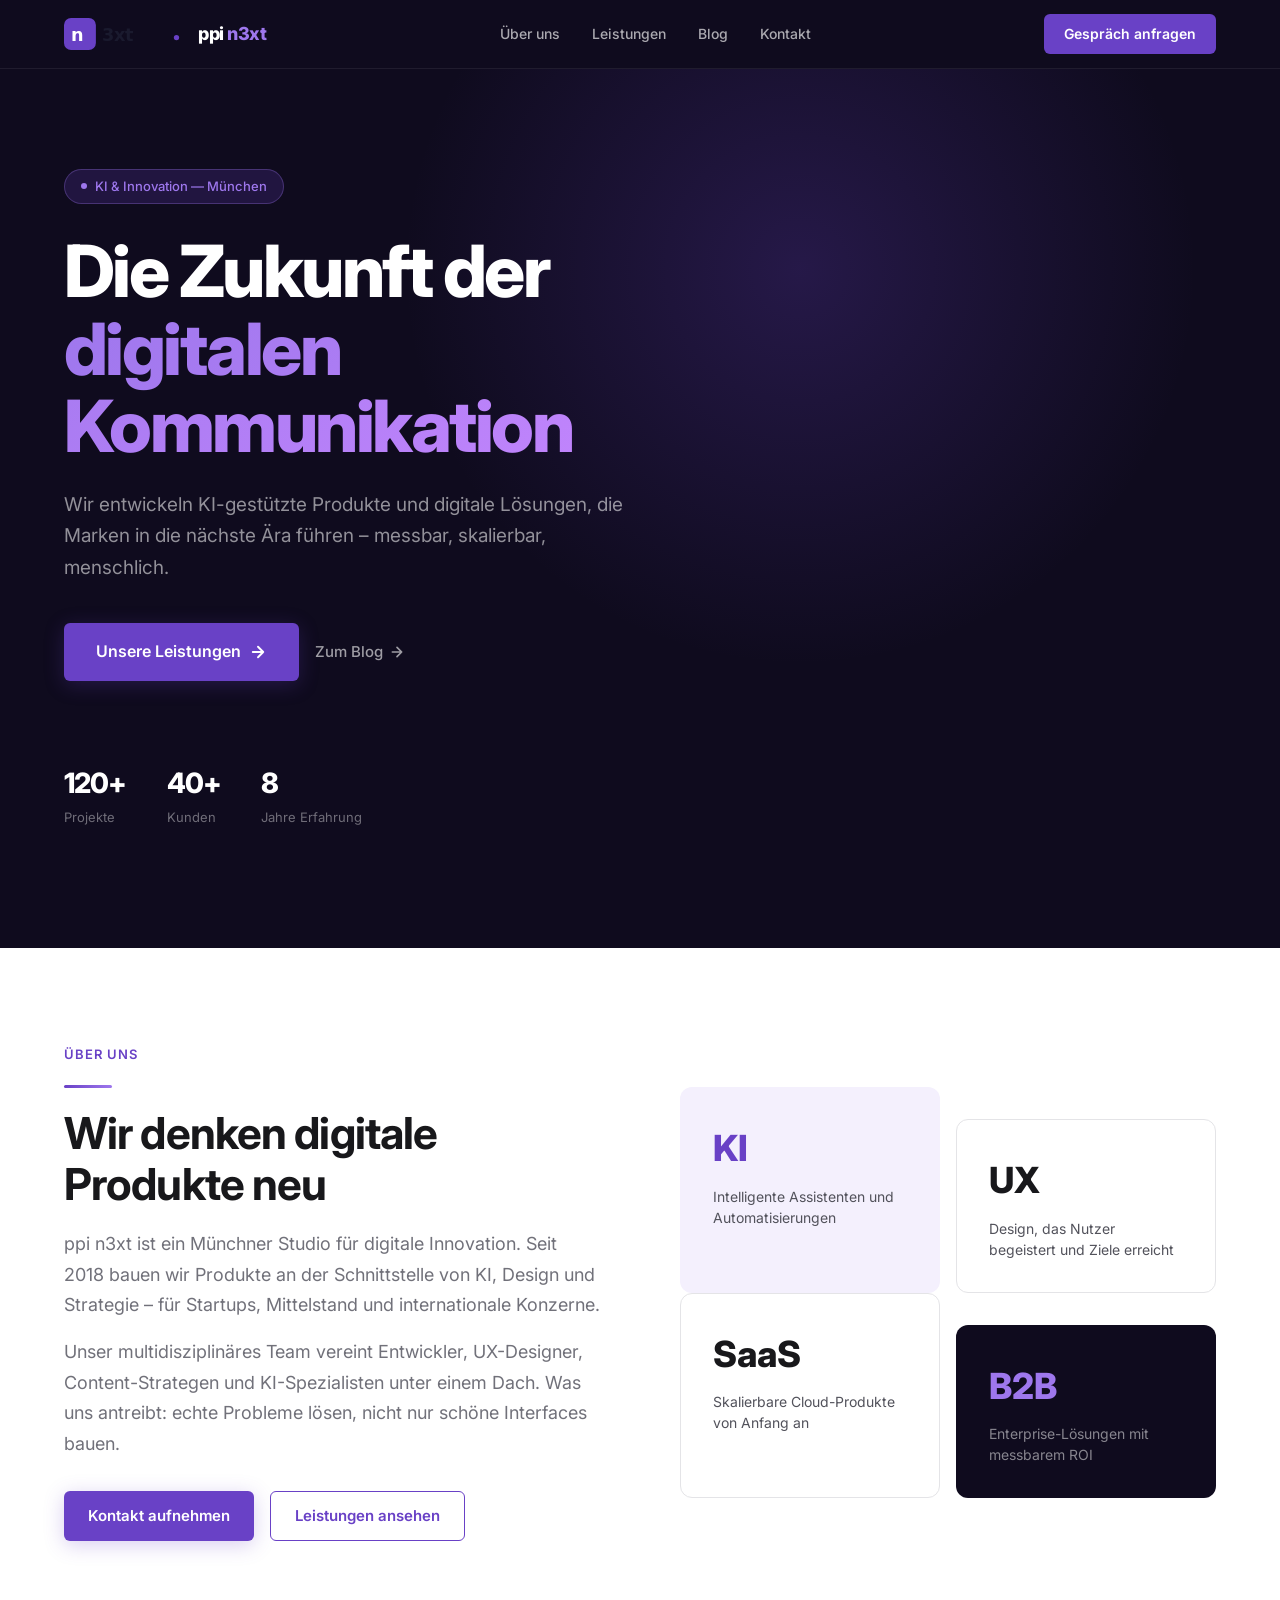
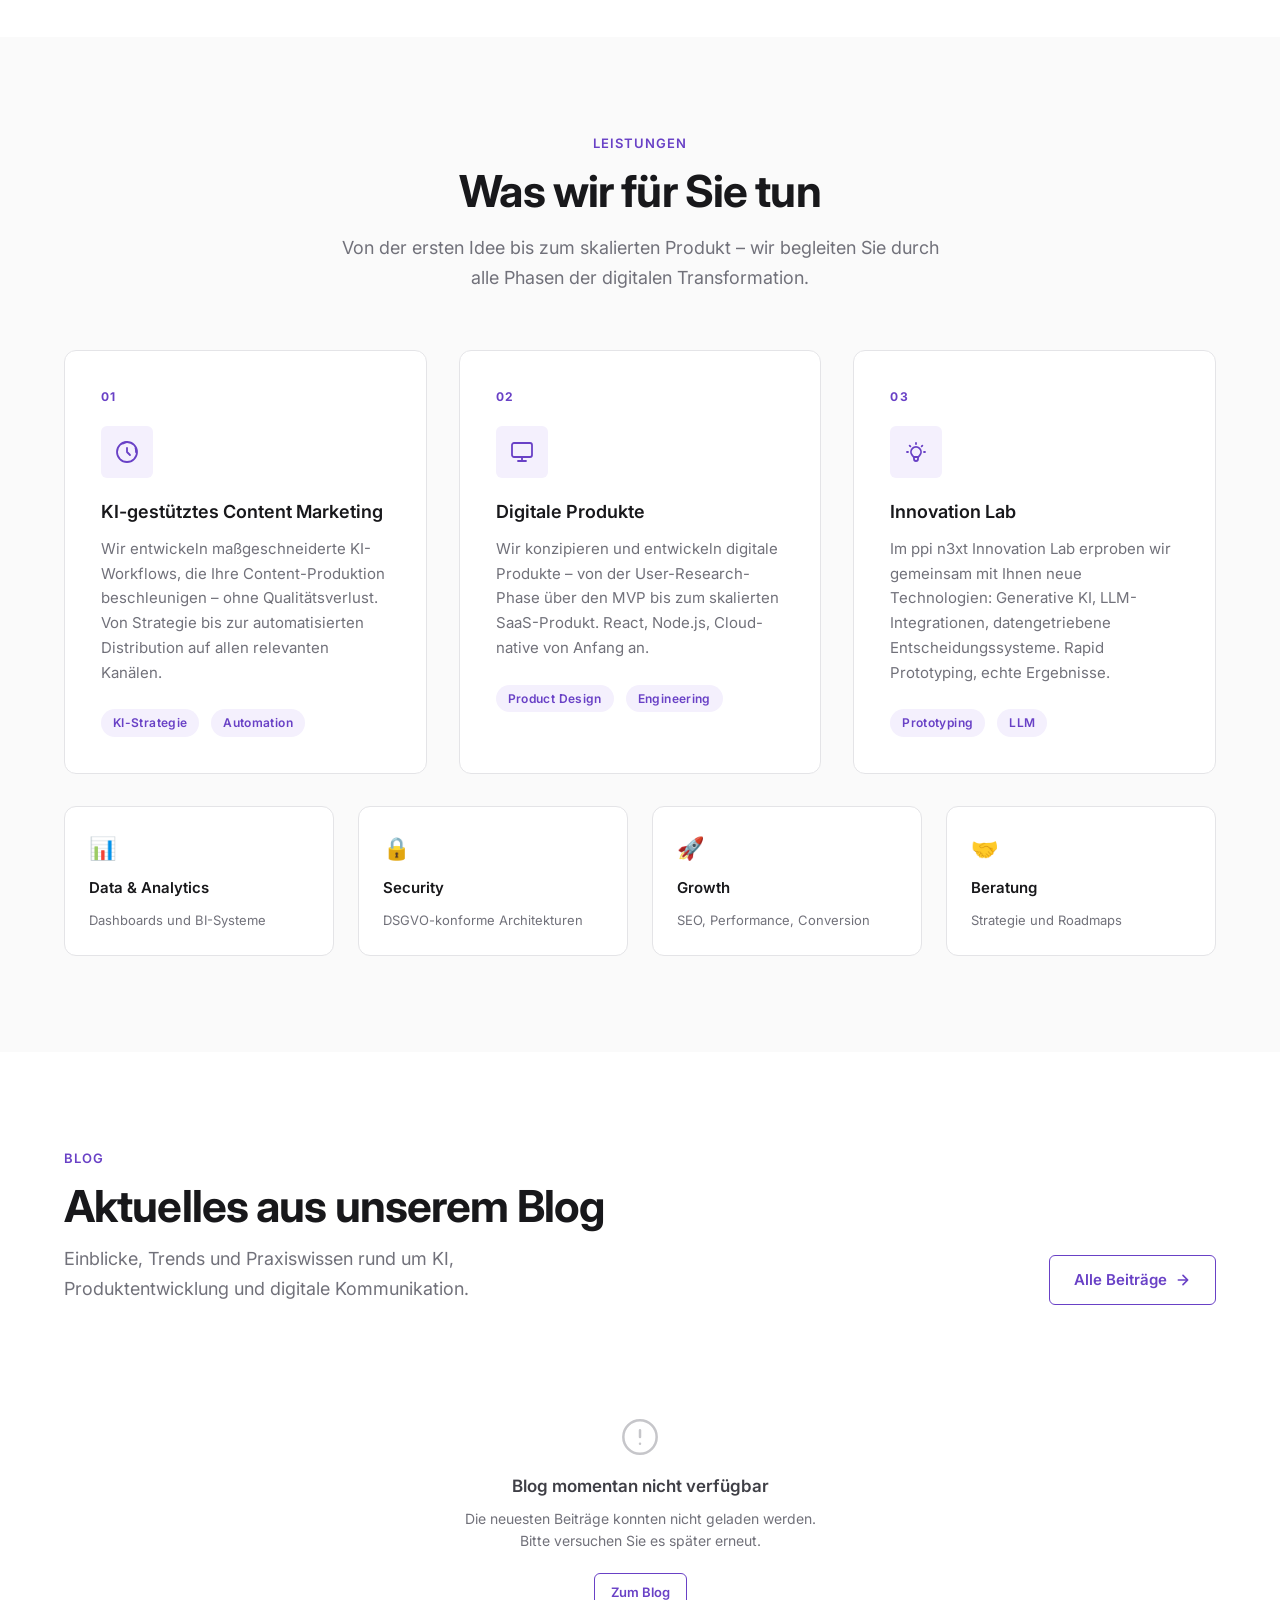
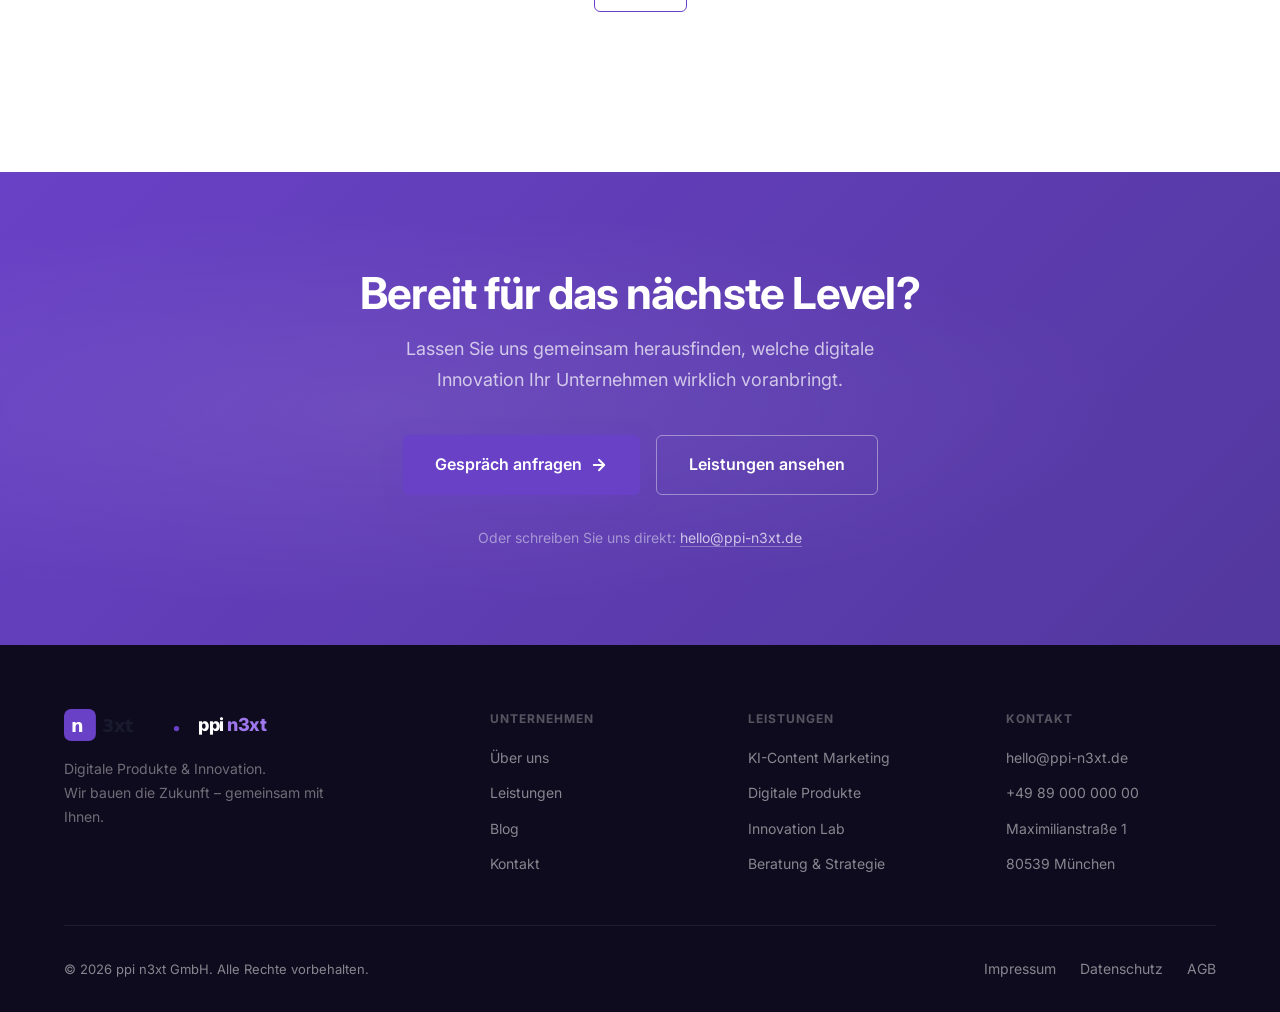
<file: index.html>
<!DOCTYPE html>
<html lang="de">
<head>
  <meta charset="UTF-8" />
  <meta name="viewport" content="width=device-width, initial-scale=1.0" />
  <title>ppi n3xt – Digitale Produkte &amp; Innovation</title>
  <meta name="description"
    content="ppi n3xt entwickelt digitale Produkte und KI-gestützte Kommunikationslösungen für die Zukunft." />
  <link rel="stylesheet" href="css/style.css" />
  <link rel="icon" type="image/svg+xml" href="assets/logo.svg" />
</head>
<body>

<!-- ══════════════════════════════════════════════════════════
     HEADER
════════════════════════════════════════════════════════════ -->
<header class="site-header" id="site-header">
  <div class="container">
    <nav class="nav" id="main-nav">
      <a href="index.html" class="nav__logo">
        <img src="assets/logo.svg" alt="ppi n3xt Logo" height="32" />
        <span class="nav__logo-text">ppi <span>n3xt</span></span>
      </a>

      <ul class="nav__links">
        <li><a href="#ueber-uns" class="nav__link">Über uns</a></li>
        <li><a href="#leistungen" class="nav__link">Leistungen</a></li>
        <li><a href="blog/index.html" class="nav__link">Blog</a></li>
        <li><a href="#kontakt" class="nav__link">Kontakt</a></li>
      </ul>

      <div class="nav__actions">
        <a href="#kontakt" class="nav__cta">Gespräch anfragen</a>
      </div>

      <button class="nav__toggle" id="nav-toggle" aria-label="Menü öffnen">
        <span></span><span></span><span></span>
      </button>
    </nav>
  </div>
</header>

<!-- ══════════════════════════════════════════════════════════
     HERO
════════════════════════════════════════════════════════════ -->
<section class="hero" id="hero">
  <div class="container">
    <div class="hero__inner">
      <div class="hero__badge animate-fade-up">
        <span class="hero__badge-dot"></span>
        KI &amp; Innovation — München
      </div>

      <h1 class="hero__title animate-fade-up animate-delay-1">
        Die Zukunft der<br/>
        <span class="accent">digitalen Kommunikation</span>
      </h1>

      <p class="hero__lead animate-fade-up animate-delay-2">
        Wir entwickeln KI-gestützte Produkte und digitale Lösungen,
        die Marken in die nächste Ära führen – messbar, skalierbar, menschlich.
      </p>

      <div class="hero__actions animate-fade-up animate-delay-3">
        <a href="#leistungen" class="btn btn-primary btn-lg">
          Unsere Leistungen
          <svg width="18" height="18" viewBox="0 0 24 24" fill="none" stroke="currentColor"
               stroke-width="2.5" stroke-linecap="round" stroke-linejoin="round">
            <path d="M5 12h14M12 5l7 7-7 7"/>
          </svg>
        </a>
        <a href="blog/index.html" class="hero__link">
          Zum Blog
          <svg width="16" height="16" viewBox="0 0 24 24" fill="none" stroke="currentColor"
               stroke-width="2.5" stroke-linecap="round" stroke-linejoin="round">
            <path d="M5 12h14M12 5l7 7-7 7"/>
          </svg>
        </a>
      </div>

      <div class="hero__scroll animate-fade-up animate-delay-4">
        <div class="hero__stats">
          <div>
            <div class="hero__stat-val">120+</div>
            <div class="hero__stat-lbl">Projekte</div>
          </div>
          <div>
            <div class="hero__stat-val">40+</div>
            <div class="hero__stat-lbl">Kunden</div>
          </div>
          <div>
            <div class="hero__stat-val">8</div>
            <div class="hero__stat-lbl">Jahre Erfahrung</div>
          </div>
        </div>
      </div>
    </div>
  </div>
</section>

<!-- ══════════════════════════════════════════════════════════
     ÜBER UNS
════════════════════════════════════════════════════════════ -->
<section class="section" id="ueber-uns">
  <div class="container">
    <div class="grid-2" style="align-items:center;gap:80px;">
      <div>
        <p class="eyebrow">Über uns</p>
        <div class="divider"></div>
        <h2 class="h2">Wir denken digitale Produkte neu</h2>
        <p class="lead" style="margin-top:20px;">
          ppi n3xt ist ein Münchner Studio für digitale Innovation. Seit 2018 bauen wir
          Produkte an der Schnittstelle von KI, Design und Strategie – für Startups,
          Mittelstand und internationale Konzerne.
        </p>
        <p class="lead" style="margin-top:16px;">
          Unser multidisziplinäres Team vereint Entwickler, UX-Designer, Content-Strategen
          und KI-Spezialisten unter einem Dach. Was uns antreibt: echte Probleme lösen,
          nicht nur schöne Interfaces bauen.
        </p>
        <div style="margin-top:32px;display:flex;gap:16px;flex-wrap:wrap;">
          <a href="#kontakt" class="btn btn-primary">Kontakt aufnehmen</a>
          <a href="#leistungen" class="btn btn-outline">Leistungen ansehen</a>
        </div>
      </div>
      <div>
        <div style="display:grid;grid-template-columns:1fr 1fr;gap:16px;">
          <div class="card" style="background:var(--brand-bg);border-color:transparent;">
            <div style="font-size:36px;font-weight:800;color:var(--brand);">KI</div>
            <div style="font-size:14px;color:var(--neutral-600);margin-top:8px;line-height:1.5;">
              Intelligente Assistenten und Automatisierungen
            </div>
          </div>
          <div class="card" style="margin-top:32px;">
            <div style="font-size:36px;font-weight:800;color:var(--neutral-900);">UX</div>
            <div style="font-size:14px;color:var(--neutral-600);margin-top:8px;line-height:1.5;">
              Design, das Nutzer begeistert und Ziele erreicht
            </div>
          </div>
          <div class="card" style="margin-top:-16px;">
            <div style="font-size:36px;font-weight:800;color:var(--neutral-900);">SaaS</div>
            <div style="font-size:14px;color:var(--neutral-600);margin-top:8px;line-height:1.5;">
              Skalierbare Cloud-Produkte von Anfang an
            </div>
          </div>
          <div class="card" style="background:var(--header-bg);border-color:transparent;margin-top:16px;">
            <div style="font-size:36px;font-weight:800;color:var(--brand-light);">B2B</div>
            <div style="font-size:14px;color:rgba(255,255,255,0.5);margin-top:8px;line-height:1.5;">
              Enterprise-Lösungen mit messbarem ROI
            </div>
          </div>
        </div>
      </div>
    </div>
  </div>
</section>

<!-- ══════════════════════════════════════════════════════════
     LEISTUNGEN
════════════════════════════════════════════════════════════ -->
<section class="section section--alt" id="leistungen">
  <div class="container">
    <div class="section-header text-center">
      <p class="eyebrow">Leistungen</p>
      <h2 class="h2">Was wir für Sie tun</h2>
      <p class="lead">
        Von der ersten Idee bis zum skalierten Produkt – wir begleiten Sie durch
        alle Phasen der digitalen Transformation.
      </p>
    </div>

    <div class="grid-3">
      <!-- Card 1 -->
      <div class="feature-card animate-fade-up">
        <div class="feature-card__num">01</div>
        <div class="card__icon">
          <svg viewBox="0 0 24 24" fill="none" stroke="currentColor"
               stroke-width="1.8" stroke-linecap="round" stroke-linejoin="round">
            <path d="M12 2a10 10 0 1 0 0 20 10 10 0 0 0 0-20z"/>
            <path d="M12 8v4l3 3"/>
            <path d="M8 3.5C9.3 2.6 10.6 2 12 2M20.5 8a10 10 0 0 1 .5 4"/>
          </svg>
        </div>
        <h3 class="card__title">KI-gestütztes Content Marketing</h3>
        <p class="card__body">
          Wir entwickeln maßgeschneiderte KI-Workflows, die Ihre Content-Produktion
          beschleunigen – ohne Qualitätsverlust. Von Strategie bis zur automatisierten
          Distribution auf allen relevanten Kanälen.
        </p>
        <div style="margin-top:24px;">
          <span class="badge badge--brand">KI-Strategie</span>
          <span class="badge badge--brand" style="margin-left:8px;">Automation</span>
        </div>
      </div>

      <!-- Card 2 -->
      <div class="feature-card animate-fade-up animate-delay-1">
        <div class="feature-card__num">02</div>
        <div class="card__icon">
          <svg viewBox="0 0 24 24" fill="none" stroke="currentColor"
               stroke-width="1.8" stroke-linecap="round" stroke-linejoin="round">
            <rect x="2" y="3" width="20" height="14" rx="2"/>
            <path d="M8 21h8M12 17v4"/>
          </svg>
        </div>
        <h3 class="card__title">Digitale Produkte</h3>
        <p class="card__body">
          Wir konzipieren und entwickeln digitale Produkte – von der User-Research-Phase
          über den MVP bis zum skalierten SaaS-Produkt. React, Node.js, Cloud-native
          von Anfang an.
        </p>
        <div style="margin-top:24px;">
          <span class="badge badge--brand">Product Design</span>
          <span class="badge badge--brand" style="margin-left:8px;">Engineering</span>
        </div>
      </div>

      <!-- Card 3 -->
      <div class="feature-card animate-fade-up animate-delay-2">
        <div class="feature-card__num">03</div>
        <div class="card__icon">
          <svg viewBox="0 0 24 24" fill="none" stroke="currentColor"
               stroke-width="1.8" stroke-linecap="round" stroke-linejoin="round">
            <path d="M9.663 17h4.673M12 3v1m6.364 1.636-.707.707M21 12h-1M4 12H3m3.343-5.657-.707-.707m2.828 9.9a5 5 0 1 1 7.072 0l-.548.547A3.374 3.374 0 0 0 14 18.469V19a2 2 0 1 1-4 0v-.531c0-.895-.356-1.754-.988-2.386l-.548-.547z"/>
          </svg>
        </div>
        <h3 class="card__title">Innovation Lab</h3>
        <p class="card__body">
          Im ppi n3xt Innovation Lab erproben wir gemeinsam mit Ihnen neue Technologien:
          Generative KI, LLM-Integrationen, datengetriebene Entscheidungssysteme.
          Rapid Prototyping, echte Ergebnisse.
        </p>
        <div style="margin-top:24px;">
          <span class="badge badge--brand">Prototyping</span>
          <span class="badge badge--brand" style="margin-left:8px;">LLM</span>
        </div>
      </div>
    </div>

    <!-- Additional services row -->
    <div class="grid-4" style="margin-top:32px;">
      <div class="card" style="padding:24px;">
        <div style="font-size:22px;margin-bottom:10px;">📊</div>
        <div class="card__title" style="font-size:15px;">Data &amp; Analytics</div>
        <div class="card__body" style="font-size:13px;margin-top:6px;">Dashboards und BI-Systeme</div>
      </div>
      <div class="card" style="padding:24px;">
        <div style="font-size:22px;margin-bottom:10px;">🔒</div>
        <div class="card__title" style="font-size:15px;">Security</div>
        <div class="card__body" style="font-size:13px;margin-top:6px;">DSGVO-konforme Architekturen</div>
      </div>
      <div class="card" style="padding:24px;">
        <div style="font-size:22px;margin-bottom:10px;">🚀</div>
        <div class="card__title" style="font-size:15px;">Growth</div>
        <div class="card__body" style="font-size:13px;margin-top:6px;">SEO, Performance, Conversion</div>
      </div>
      <div class="card" style="padding:24px;">
        <div style="font-size:22px;margin-bottom:10px;">🤝</div>
        <div class="card__title" style="font-size:15px;">Beratung</div>
        <div class="card__body" style="font-size:13px;margin-top:6px;">Strategie und Roadmaps</div>
      </div>
    </div>
  </div>
</section>

<!-- ══════════════════════════════════════════════════════════
     BLOG PREVIEW
════════════════════════════════════════════════════════════ -->
<section class="section" id="blog">
  <div class="container">
    <div class="section-header" style="display:flex;align-items:flex-end;justify-content:space-between;flex-wrap:wrap;gap:16px;margin-bottom:48px;">
      <div>
        <p class="eyebrow">Blog</p>
        <h2 class="h2" style="margin-top:12px;">Aktuelles aus unserem Blog</h2>
        <p class="lead" style="margin-top:12px;max-width:480px;">
          Einblicke, Trends und Praxiswissen rund um KI, Produktentwicklung und digitale Kommunikation.
        </p>
      </div>
      <a href="blog/index.html" class="btn btn-outline">
        Alle Beiträge
        <svg width="16" height="16" viewBox="0 0 24 24" fill="none" stroke="currentColor"
             stroke-width="2.5" stroke-linecap="round" stroke-linejoin="round">
          <path d="M5 12h14M12 5l7 7-7 7"/>
        </svg>
      </a>
    </div>

    <!-- Loading state -->
    <div id="blog-loading" class="grid-3">
      <div class="skeleton-card">
        <div class="skeleton skeleton-img"></div>
        <div class="skeleton-body">
          <div class="skeleton skeleton-line skeleton-line--sm" style="margin-bottom:14px;"></div>
          <div class="skeleton skeleton-title"></div>
          <div class="skeleton skeleton-line skeleton-line--lg"></div>
          <div class="skeleton skeleton-line skeleton-line--xl"></div>
        </div>
      </div>
      <div class="skeleton-card">
        <div class="skeleton skeleton-img"></div>
        <div class="skeleton-body">
          <div class="skeleton skeleton-line skeleton-line--sm" style="margin-bottom:14px;"></div>
          <div class="skeleton skeleton-title"></div>
          <div class="skeleton skeleton-line skeleton-line--lg"></div>
          <div class="skeleton skeleton-line skeleton-line--xl"></div>
        </div>
      </div>
      <div class="skeleton-card">
        <div class="skeleton skeleton-img"></div>
        <div class="skeleton-body">
          <div class="skeleton skeleton-line skeleton-line--sm" style="margin-bottom:14px;"></div>
          <div class="skeleton skeleton-title"></div>
          <div class="skeleton skeleton-line skeleton-line--lg"></div>
          <div class="skeleton skeleton-line skeleton-line--xl"></div>
        </div>
      </div>
    </div>

    <!-- Posts grid (filled by JS) -->
    <div id="blog-posts" class="grid-3" style="display:none;"></div>

    <!-- Error state -->
    <div id="blog-error" style="display:none;" class="state-error">
      <svg width="40" height="40" viewBox="0 0 24 24" fill="none" stroke="currentColor"
           stroke-width="1.5" stroke-linecap="round" stroke-linejoin="round">
        <circle cx="12" cy="12" r="10"/>
        <path d="M12 8v4M12 16h.01"/>
      </svg>
      <h3 style="font-size:17px;font-weight:600;color:var(--neutral-700);margin-bottom:8px;">
        Blog momentan nicht verfügbar
      </h3>
      <p>Die neuesten Beiträge konnten nicht geladen werden. Bitte versuchen Sie es später erneut.</p>
      <a href="blog/index.html" class="btn btn-outline btn-sm" style="margin-top:20px;">Zum Blog</a>
    </div>
  </div>
</section>

<!-- ══════════════════════════════════════════════════════════
     CTA
════════════════════════════════════════════════════════════ -->
<section class="cta-section" id="kontakt">
  <div class="container">
    <h2 class="h2">Bereit für das nächste Level?</h2>
    <p class="lead">
      Lassen Sie uns gemeinsam herausfinden, welche digitale Innovation
      Ihr Unternehmen wirklich voranbringt.
    </p>
    <div style="display:flex;gap:16px;justify-content:center;flex-wrap:wrap;">
      <a href="mailto:hello@ppi-n3xt.de" class="btn btn-primary btn-lg">
        Gespräch anfragen
        <svg width="18" height="18" viewBox="0 0 24 24" fill="none" stroke="currentColor"
             stroke-width="2.5" stroke-linecap="round" stroke-linejoin="round">
          <path d="M5 12h14M12 5l7 7-7 7"/>
        </svg>
      </a>
      <a href="#leistungen" class="btn btn-outline btn-lg">
        Leistungen ansehen
      </a>
    </div>
    <p style="margin-top:32px;font-size:14px;color:rgba(255,255,255,0.45);">
      Oder schreiben Sie uns direkt:
      <a href="mailto:hello@ppi-n3xt.de"
         style="color:rgba(255,255,255,0.7);border-bottom:1px solid rgba(255,255,255,0.3);">
        hello@ppi-n3xt.de
      </a>
    </p>
  </div>
</section>

<!-- ══════════════════════════════════════════════════════════
     FOOTER
════════════════════════════════════════════════════════════ -->
<footer class="site-footer">
  <div class="container">
    <div class="footer__grid">
      <div class="footer__brand">
        <a href="index.html" class="nav__logo">
          <img src="assets/logo.svg" alt="ppi n3xt" height="30" />
          <span class="nav__logo-text">ppi <span>n3xt</span></span>
        </a>
        <p>Digitale Produkte &amp; Innovation.<br/>
           Wir bauen die Zukunft – gemeinsam mit Ihnen.</p>
      </div>

      <div>
        <div class="footer__heading">Unternehmen</div>
        <ul class="footer__links">
          <li><a href="#ueber-uns" class="footer__link">Über uns</a></li>
          <li><a href="#leistungen" class="footer__link">Leistungen</a></li>
          <li><a href="blog/index.html" class="footer__link">Blog</a></li>
          <li><a href="#kontakt" class="footer__link">Kontakt</a></li>
        </ul>
      </div>

      <div>
        <div class="footer__heading">Leistungen</div>
        <ul class="footer__links">
          <li><a href="#leistungen" class="footer__link">KI-Content Marketing</a></li>
          <li><a href="#leistungen" class="footer__link">Digitale Produkte</a></li>
          <li><a href="#leistungen" class="footer__link">Innovation Lab</a></li>
          <li><a href="#leistungen" class="footer__link">Beratung &amp; Strategie</a></li>
        </ul>
      </div>

      <div>
        <div class="footer__heading">Kontakt</div>
        <ul class="footer__links">
          <li><a href="mailto:hello@ppi-n3xt.de" class="footer__link">hello@ppi-n3xt.de</a></li>
          <li><a href="tel:+498900000000" class="footer__link">+49 89 000 000 00</a></li>
          <li><a href="#" class="footer__link">Maximilianstraße 1</a></li>
          <li><a href="#" class="footer__link">80539 München</a></li>
        </ul>
      </div>
    </div>

    <div class="footer__bottom">
      <span>&copy; 2026 ppi n3xt GmbH. Alle Rechte vorbehalten.</span>
      <div class="footer__legal">
        <a href="#" class="footer__link">Impressum</a>
        <a href="#" class="footer__link">Datenschutz</a>
        <a href="#" class="footer__link">AGB</a>
      </div>
    </div>
  </div>
</footer>

<script src="js/api.js"></script>
<script>
  /* ── Mobile nav ─────────────────────────────────────────── */
  const toggle = document.getElementById('nav-toggle');
  const nav = document.getElementById('main-nav');
  toggle.addEventListener('click', () => {
    nav.classList.toggle('nav--open');
    const open = nav.classList.contains('nav--open');
    toggle.setAttribute('aria-label', open ? 'Menü schließen' : 'Menü öffnen');
  });

  // Close nav when a link is clicked
  nav.querySelectorAll('.nav__link').forEach(link => {
    link.addEventListener('click', () => nav.classList.remove('nav--open'));
  });

  /* ── Blog preview ───────────────────────────────────────── */
  (async () => {
    const loading = document.getElementById('blog-loading');
    const postsEl = document.getElementById('blog-posts');
    const errorEl = document.getElementById('blog-error');

    try {
      const posts = await fetchPosts();
      const top3 = posts.slice(0, 3);

      loading.style.display = 'none';

      if (top3.length === 0) {
        errorEl.style.display = 'block';
        return;
      }

      postsEl.innerHTML = top3.map(p => buildBlogCard(p, '')).join('');
      postsEl.style.display = 'grid';
    } catch (err) {
      loading.style.display = 'none';
      errorEl.style.display = 'block';
      console.error('Blog fetch error:', err);
    }
  })();

  /* ── Active nav highlight on scroll ────────────────────── */
  const sections = document.querySelectorAll('section[id]');
  const navLinks = document.querySelectorAll('.nav__link');
  const observer = new IntersectionObserver(
    (entries) => {
      entries.forEach(entry => {
        if (entry.isIntersecting) {
          navLinks.forEach(l => l.classList.remove('active'));
          const active = document.querySelector(`.nav__link[href="#${entry.target.id}"]`);
          if (active) active.classList.add('active');
        }
      });
    },
    { rootMargin: '-40% 0px -55% 0px' }
  );
  sections.forEach(s => observer.observe(s));
</script>
</body>
</html>
</file>
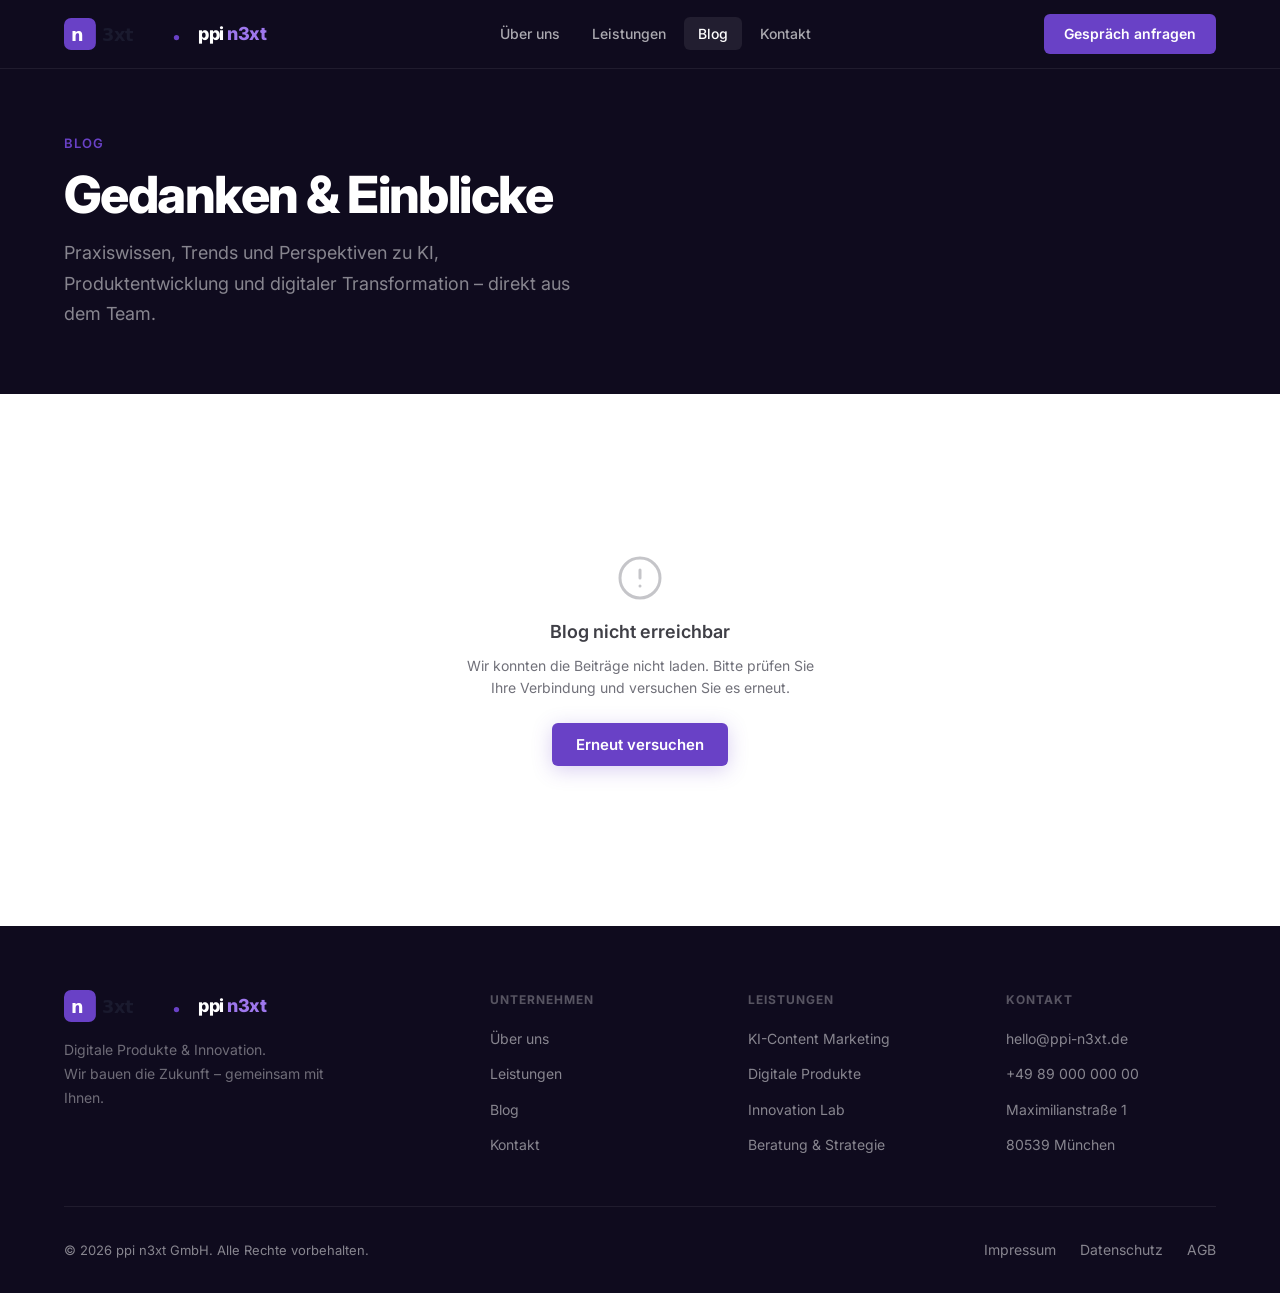
<file: blog/index.html>
<!DOCTYPE html>
<html lang="de">
<head>
  <meta charset="UTF-8" />
  <meta name="viewport" content="width=device-width, initial-scale=1.0" />
  <title>Blog – ppi n3xt</title>
  <meta name="description"
    content="Einblicke, Trends und Praxiswissen aus dem ppi n3xt Innovation Lab." />
  <link rel="stylesheet" href="../css/style.css" />
  <link rel="icon" type="image/svg+xml" href="../assets/logo.svg" />
</head>
<body>

<!-- ══════════════════════════════════════════════════════════
     HEADER
════════════════════════════════════════════════════════════ -->
<header class="site-header" id="site-header">
  <div class="container">
    <nav class="nav" id="main-nav">
      <a href="../index.html" class="nav__logo">
        <img src="../assets/logo.svg" alt="ppi n3xt Logo" height="32" />
        <span class="nav__logo-text">ppi <span>n3xt</span></span>
      </a>

      <ul class="nav__links">
        <li><a href="../index.html#ueber-uns" class="nav__link">Über uns</a></li>
        <li><a href="../index.html#leistungen" class="nav__link">Leistungen</a></li>
        <li><a href="index.html" class="nav__link active">Blog</a></li>
        <li><a href="../index.html#kontakt" class="nav__link">Kontakt</a></li>
      </ul>

      <div class="nav__actions">
        <a href="../index.html#kontakt" class="nav__cta">Gespräch anfragen</a>
      </div>

      <button class="nav__toggle" id="nav-toggle" aria-label="Menü öffnen">
        <span></span><span></span><span></span>
      </button>
    </nav>
  </div>
</header>

<!-- ══════════════════════════════════════════════════════════
     PAGE HERO
════════════════════════════════════════════════════════════ -->
<section class="page-hero">
  <div class="container">
    <p class="eyebrow">Blog</p>
    <h1 class="h1" style="color:var(--white);margin-top:10px;">Gedanken &amp; Einblicke</h1>
    <p class="lead" style="color:rgba(255,255,255,0.5);max-width:540px;margin-top:16px;">
      Praxiswissen, Trends und Perspektiven zu KI, Produktentwicklung
      und digitaler Transformation – direkt aus dem Team.
    </p>
  </div>
</section>

<!-- ══════════════════════════════════════════════════════════
     BLOG LISTING
════════════════════════════════════════════════════════════ -->
<section class="section">
  <div class="container">

    <!-- Controls -->
    <div class="blog-controls" id="blog-controls" style="display:none;">
      <div class="search-box">
        <svg class="search-box__icon" viewBox="0 0 24 24" fill="none" stroke="currentColor"
             stroke-width="2" stroke-linecap="round" stroke-linejoin="round">
          <circle cx="11" cy="11" r="8"/>
          <path d="m21 21-4.35-4.35"/>
        </svg>
        <input type="text" id="search-input" placeholder="Beitrag suchen …" autocomplete="off" />
      </div>
      <div class="filter-pills" id="filter-pills">
        <button class="filter-pill active" data-cat="all">Alle</button>
      </div>
    </div>

    <!-- Posts count -->
    <div id="posts-count" class="posts-count" style="display:none;"></div>

    <!-- Loading skeletons -->
    <div id="blog-loading" class="grid-3">
      <div class="skeleton-card">
        <div class="skeleton skeleton-img"></div>
        <div class="skeleton-body">
          <div class="skeleton skeleton-line skeleton-line--sm" style="margin-bottom:14px;"></div>
          <div class="skeleton skeleton-title"></div>
          <div class="skeleton skeleton-line skeleton-line--lg"></div>
          <div class="skeleton skeleton-line skeleton-line--xl"></div>
          <div class="skeleton skeleton-line skeleton-line--md" style="margin-top:20px;"></div>
        </div>
      </div>
      <div class="skeleton-card">
        <div class="skeleton skeleton-img"></div>
        <div class="skeleton-body">
          <div class="skeleton skeleton-line skeleton-line--sm" style="margin-bottom:14px;"></div>
          <div class="skeleton skeleton-title"></div>
          <div class="skeleton skeleton-line skeleton-line--lg"></div>
          <div class="skeleton skeleton-line skeleton-line--xl"></div>
          <div class="skeleton skeleton-line skeleton-line--md" style="margin-top:20px;"></div>
        </div>
      </div>
      <div class="skeleton-card">
        <div class="skeleton skeleton-img"></div>
        <div class="skeleton-body">
          <div class="skeleton skeleton-line skeleton-line--sm" style="margin-bottom:14px;"></div>
          <div class="skeleton skeleton-title"></div>
          <div class="skeleton skeleton-line skeleton-line--lg"></div>
          <div class="skeleton skeleton-line skeleton-line--xl"></div>
          <div class="skeleton skeleton-line skeleton-line--md" style="margin-top:20px;"></div>
        </div>
      </div>
      <div class="skeleton-card">
        <div class="skeleton skeleton-img"></div>
        <div class="skeleton-body">
          <div class="skeleton skeleton-line skeleton-line--sm" style="margin-bottom:14px;"></div>
          <div class="skeleton skeleton-title"></div>
          <div class="skeleton skeleton-line skeleton-line--lg"></div>
          <div class="skeleton skeleton-line skeleton-line--xl"></div>
        </div>
      </div>
      <div class="skeleton-card">
        <div class="skeleton skeleton-img"></div>
        <div class="skeleton-body">
          <div class="skeleton skeleton-line skeleton-line--sm" style="margin-bottom:14px;"></div>
          <div class="skeleton skeleton-title"></div>
          <div class="skeleton skeleton-line skeleton-line--lg"></div>
          <div class="skeleton skeleton-line skeleton-line--xl"></div>
        </div>
      </div>
      <div class="skeleton-card">
        <div class="skeleton skeleton-img"></div>
        <div class="skeleton-body">
          <div class="skeleton skeleton-line skeleton-line--sm" style="margin-bottom:14px;"></div>
          <div class="skeleton skeleton-title"></div>
          <div class="skeleton skeleton-line skeleton-line--lg"></div>
          <div class="skeleton skeleton-line skeleton-line--xl"></div>
        </div>
      </div>
    </div>

    <!-- Posts grid -->
    <div id="blog-posts" class="grid-3" style="display:none;"></div>

    <!-- Error state -->
    <div id="blog-error" style="display:none;" class="state-error">
      <svg width="48" height="48" viewBox="0 0 24 24" fill="none" stroke="currentColor"
           stroke-width="1.5" stroke-linecap="round" stroke-linejoin="round">
        <circle cx="12" cy="12" r="10"/>
        <path d="M12 8v4M12 16h.01"/>
      </svg>
      <h3 style="font-size:18px;font-weight:600;color:var(--neutral-700);margin-bottom:8px;">
        Blog nicht erreichbar
      </h3>
      <p>Wir konnten die Beiträge nicht laden. Bitte prüfen Sie Ihre Verbindung und versuchen Sie es erneut.</p>
      <button class="btn btn-primary" onclick="window.location.reload()" style="margin-top:24px;">
        Erneut versuchen
      </button>
    </div>

  </div>
</section>

<!-- ══════════════════════════════════════════════════════════
     FOOTER
════════════════════════════════════════════════════════════ -->
<footer class="site-footer">
  <div class="container">
    <div class="footer__grid">
      <div class="footer__brand">
        <a href="../index.html" class="nav__logo">
          <img src="../assets/logo.svg" alt="ppi n3xt" height="30" />
          <span class="nav__logo-text">ppi <span>n3xt</span></span>
        </a>
        <p>Digitale Produkte &amp; Innovation.<br/>
           Wir bauen die Zukunft – gemeinsam mit Ihnen.</p>
      </div>

      <div>
        <div class="footer__heading">Unternehmen</div>
        <ul class="footer__links">
          <li><a href="../index.html#ueber-uns" class="footer__link">Über uns</a></li>
          <li><a href="../index.html#leistungen" class="footer__link">Leistungen</a></li>
          <li><a href="index.html" class="footer__link">Blog</a></li>
          <li><a href="../index.html#kontakt" class="footer__link">Kontakt</a></li>
        </ul>
      </div>

      <div>
        <div class="footer__heading">Leistungen</div>
        <ul class="footer__links">
          <li><a href="../index.html#leistungen" class="footer__link">KI-Content Marketing</a></li>
          <li><a href="../index.html#leistungen" class="footer__link">Digitale Produkte</a></li>
          <li><a href="../index.html#leistungen" class="footer__link">Innovation Lab</a></li>
          <li><a href="../index.html#leistungen" class="footer__link">Beratung &amp; Strategie</a></li>
        </ul>
      </div>

      <div>
        <div class="footer__heading">Kontakt</div>
        <ul class="footer__links">
          <li><a href="mailto:hello@ppi-n3xt.de" class="footer__link">hello@ppi-n3xt.de</a></li>
          <li><a href="#" class="footer__link">+49 89 000 000 00</a></li>
          <li><a href="#" class="footer__link">Maximilianstraße 1</a></li>
          <li><a href="#" class="footer__link">80539 München</a></li>
        </ul>
      </div>
    </div>

    <div class="footer__bottom">
      <span>&copy; 2026 ppi n3xt GmbH. Alle Rechte vorbehalten.</span>
      <div class="footer__legal">
        <a href="#" class="footer__link">Impressum</a>
        <a href="#" class="footer__link">Datenschutz</a>
        <a href="#" class="footer__link">AGB</a>
      </div>
    </div>
  </div>
</footer>

<script src="../js/api.js"></script>
<script>
  /* ── Mobile nav ─────────────────────────────────────────── */
  const toggle = document.getElementById('nav-toggle');
  const nav = document.getElementById('main-nav');
  toggle.addEventListener('click', () => {
    nav.classList.toggle('nav--open');
  });

  /* ── State ──────────────────────────────────────────────── */
  let allPosts = [];
  let activeCategory = 'all';
  let searchQuery = '';

  const loadingEl  = document.getElementById('blog-loading');
  const postsEl    = document.getElementById('blog-posts');
  const errorEl    = document.getElementById('blog-error');
  const controlsEl = document.getElementById('blog-controls');
  const pillsEl    = document.getElementById('filter-pills');
  const countEl    = document.getElementById('posts-count');
  const searchEl   = document.getElementById('search-input');

  /* ── Render filtered posts ──────────────────────────────── */
  function renderPosts() {
    let filtered = allPosts;

    if (activeCategory !== 'all') {
      filtered = filtered.filter(p =>
        (p.category || '').toLowerCase() === activeCategory.toLowerCase()
      );
    }

    if (searchQuery) {
      const q = searchQuery.toLowerCase();
      filtered = filtered.filter(p =>
        (p.title || '').toLowerCase().includes(q) ||
        (p.excerpt || '').toLowerCase().includes(q) ||
        (p.author || '').toLowerCase().includes(q) ||
        (Array.isArray(p.tags) && p.tags.some(t => t.toLowerCase().includes(q)))
      );
    }

    postsEl.style.display = filtered.length ? 'grid' : 'block';
    countEl.textContent = `${filtered.length} Beitrag${filtered.length !== 1 ? 'e' : ''}`;

    if (filtered.length === 0) {
      postsEl.innerHTML = `
        <div class="no-results">
          <svg width="40" height="40" viewBox="0 0 24 24" fill="none" stroke="currentColor"
               stroke-width="1.5" style="margin:0 auto 16px;opacity:0.3;">
            <circle cx="11" cy="11" r="8"/><path d="m21 21-4.35-4.35"/>
          </svg>
          <p style="font-size:16px;font-weight:500;color:var(--neutral-600);">Keine Beiträge gefunden</p>
          <p style="font-size:14px;margin-top:6px;">Passen Sie Ihre Suche oder den Filter an.</p>
        </div>`;
    } else {
      postsEl.innerHTML = filtered.map(p => buildBlogCard(p, '../')).join('');
    }
  }

  /* ── Build category pills ───────────────────────────────── */
  function buildPills(posts) {
    const cats = ['all', ...new Set(
      posts.map(p => p.category).filter(Boolean)
    )];

    pillsEl.innerHTML = cats.map(cat => {
      const label = cat === 'all' ? 'Alle' : cat;
      const active = cat === 'all' ? ' active' : '';
      return `<button class="filter-pill${active}" data-cat="${cat}">${label}</button>`;
    }).join('');

    pillsEl.querySelectorAll('.filter-pill').forEach(btn => {
      btn.addEventListener('click', () => {
        pillsEl.querySelectorAll('.filter-pill').forEach(b => b.classList.remove('active'));
        btn.classList.add('active');
        activeCategory = btn.dataset.cat;
        renderPosts();
      });
    });
  }

  /* ── Search ─────────────────────────────────────────────── */
  let searchTimeout;
  searchEl.addEventListener('input', () => {
    clearTimeout(searchTimeout);
    searchTimeout = setTimeout(() => {
      searchQuery = searchEl.value.trim();
      renderPosts();
    }, 250);
  });

  /* ── Load posts ─────────────────────────────────────────── */
  (async () => {
    try {
      allPosts = await fetchPosts();

      loadingEl.style.display = 'none';
      controlsEl.style.display = 'flex';
      countEl.style.display = 'block';
      postsEl.style.display = 'grid';

      buildPills(allPosts);
      renderPosts();
    } catch (err) {
      loadingEl.style.display = 'none';
      errorEl.style.display = 'block';
      console.error('Blog fetch error:', err);
    }
  })();
</script>
</body>
</html>
</file>
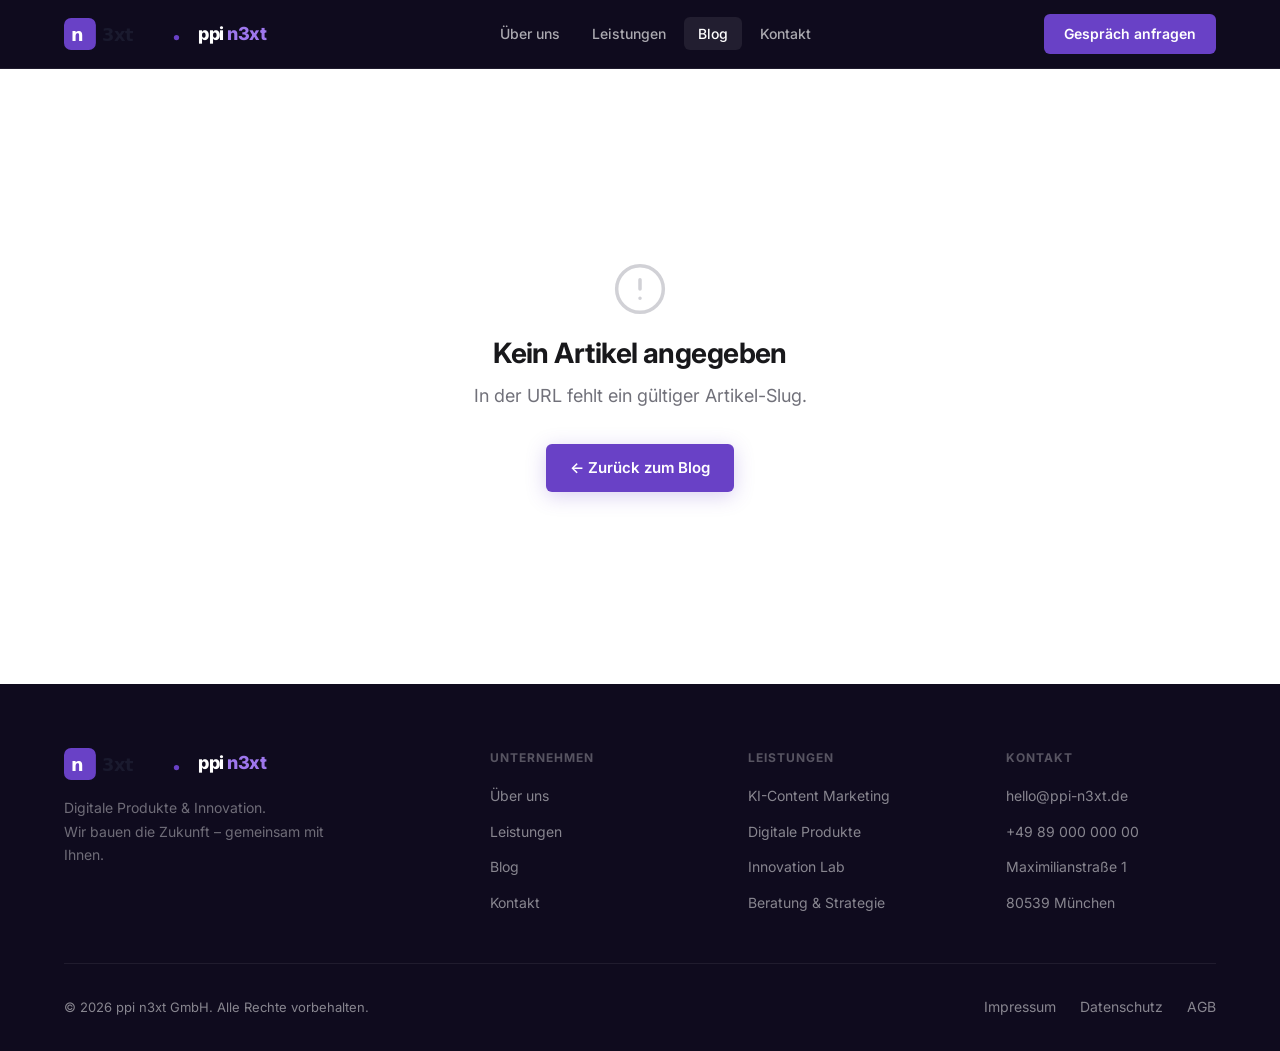
<file: blog/post.html>
<!DOCTYPE html>
<html lang="de">
<head>
  <meta charset="UTF-8" />
  <meta name="viewport" content="width=device-width, initial-scale=1.0" />
  <title>Artikel – ppi n3xt Blog</title>
  <meta name="description" content="Artikel aus dem ppi n3xt Blog." />
  <link rel="stylesheet" href="../css/style.css" />
  <link rel="icon" type="image/svg+xml" href="../assets/logo.svg" />
</head>
<body>

<!-- ══════════════════════════════════════════════════════════
     HEADER
════════════════════════════════════════════════════════════ -->
<header class="site-header">
  <div class="container">
    <nav class="nav" id="main-nav">
      <a href="../index.html" class="nav__logo">
        <img src="../assets/logo.svg" alt="ppi n3xt Logo" height="32" />
        <span class="nav__logo-text">ppi <span>n3xt</span></span>
      </a>

      <ul class="nav__links">
        <li><a href="../index.html#ueber-uns" class="nav__link">Über uns</a></li>
        <li><a href="../index.html#leistungen" class="nav__link">Leistungen</a></li>
        <li><a href="index.html" class="nav__link active">Blog</a></li>
        <li><a href="../index.html#kontakt" class="nav__link">Kontakt</a></li>
      </ul>

      <div class="nav__actions">
        <a href="../index.html#kontakt" class="nav__cta">Gespräch anfragen</a>
      </div>

      <button class="nav__toggle" id="nav-toggle" aria-label="Menü öffnen">
        <span></span><span></span><span></span>
      </button>
    </nav>
  </div>
</header>

<!-- ══════════════════════════════════════════════════════════
     ARTICLE
════════════════════════════════════════════════════════════ -->
<main>

  <!-- Loading state -->
  <div id="post-loading">
    <div class="page-hero">
      <div class="container">
        <div class="skeleton skeleton-line skeleton-line--sm"
             style="height:12px;width:80px;margin-bottom:16px;"></div>
        <div class="skeleton skeleton-title"
             style="height:44px;width:70%;margin-bottom:16px;"></div>
        <div class="skeleton skeleton-line skeleton-line--md"
             style="height:14px;margin-bottom:8px;"></div>
      </div>
    </div>
    <section class="section">
      <div class="container" style="max-width:760px;">
        <div class="skeleton skeleton-line skeleton-line--lg" style="height:16px;margin-bottom:12px;"></div>
        <div class="skeleton skeleton-line skeleton-line--xl" style="height:16px;margin-bottom:12px;"></div>
        <div class="skeleton skeleton-line skeleton-line--md" style="height:16px;margin-bottom:12px;"></div>
        <div class="skeleton skeleton-line skeleton-line--lg" style="height:16px;margin-bottom:32px;"></div>
        <div class="skeleton" style="height:24px;width:55%;margin-bottom:20px;"></div>
        <div class="skeleton skeleton-line skeleton-line--xl" style="height:16px;margin-bottom:12px;"></div>
        <div class="skeleton skeleton-line skeleton-line--lg" style="height:16px;margin-bottom:12px;"></div>
        <div class="skeleton skeleton-line skeleton-line--md" style="height:16px;margin-bottom:12px;"></div>
      </div>
    </section>
  </div>

  <!-- Error state -->
  <div id="post-error" style="display:none;">
    <section class="section">
      <div class="container" style="text-align:center;padding:96px 0;">
        <svg width="56" height="56" viewBox="0 0 24 24" fill="none" stroke="currentColor"
             stroke-width="1.5" stroke-linecap="round" stroke-linejoin="round"
             style="margin:0 auto 20px;color:var(--neutral-300);">
          <circle cx="12" cy="12" r="10"/>
          <path d="M12 8v4M12 16h.01"/>
        </svg>
        <h1 class="h2" style="font-size:28px;" id="error-title">Artikel nicht gefunden</h1>
        <p class="lead" style="margin-top:12px;max-width:400px;margin-left:auto;margin-right:auto;"
           id="error-desc">
          Der gewünschte Artikel konnte nicht geladen werden.
        </p>
        <a href="index.html" class="btn btn-primary" style="margin-top:32px;">
          ← Zurück zum Blog
        </a>
      </div>
    </section>
  </div>

  <!-- Post content (filled by JS) -->
  <div id="post-content" style="display:none;">

    <!-- Post page-hero -->
    <div class="page-hero" id="post-hero">
      <div class="container">
        <a href="index.html" class="back-link" style="color:rgba(255,255,255,0.5);margin-bottom:24px;display:inline-flex;">
          <svg width="16" height="16" viewBox="0 0 24 24" fill="none" stroke="currentColor"
               stroke-width="2.5" stroke-linecap="round" stroke-linejoin="round">
            <path d="M19 12H5M12 19l-7-7 7-7"/>
          </svg>
          Alle Beiträge
        </a>

        <p class="eyebrow" id="post-category"></p>

        <h1 class="post-title" id="post-title" style="color:var(--white);margin-top:12px;"></h1>

        <div class="post-meta" style="margin-top:20px;">
          <div class="post-meta__author">
            <div class="post-meta__avatar" id="post-avatar"></div>
            <span id="post-author"></span>
          </div>
          <span style="color:rgba(255,255,255,0.3);">·</span>
          <span id="post-date"></span>
        </div>
      </div>
    </div>

    <!-- Post body -->
    <section class="section" style="padding-top:64px;">
      <div class="container">
        <div class="post-layout">
          <!-- Main content -->
          <article>
            <div class="post-content" id="post-body"></div>

            <!-- Tags -->
            <div class="post-tags" id="post-tags-list"></div>

            <!-- Author box (compact) -->
            <div id="post-author-box"
                 style="margin-top:36px;padding:12px 16px;
                        border-top:1px solid var(--neutral-200);
                        display:flex;gap:10px;align-items:center;">
              <div class="post-meta__avatar" id="post-avatar-2"
                   style="width:26px;height:26px;font-size:10px;flex-shrink:0;"></div>
              <span style="font-size:13px;color:var(--neutral-500);">
                Autor: <strong id="post-author-2" style="color:var(--neutral-700);font-weight:600;"></strong>
                &nbsp;·&nbsp; ppi n3xt Redaktion
              </span>
            </div>

            <!-- Back link -->
            <div style="margin-top:48px;">
              <a href="index.html" class="back-link">
                <svg width="16" height="16" viewBox="0 0 24 24" fill="none" stroke="currentColor"
                     stroke-width="2.5" stroke-linecap="round" stroke-linejoin="round">
                  <path d="M19 12H5M12 19l-7-7 7-7"/>
                </svg>
                Zurück zum Blog
              </a>
            </div>
          </article>

          <!-- Sidebar (TOC) -->
          <aside class="post-sidebar">
            <nav class="toc" id="toc-nav" style="display:none;">
              <div class="toc__title">Auf dieser Seite</div>
              <ul class="toc__list" id="toc-list"></ul>
            </nav>
          </aside>
        </div>
      </div>
    </section>
  </div>

</main>

<!-- ══════════════════════════════════════════════════════════
     FOOTER
════════════════════════════════════════════════════════════ -->
<footer class="site-footer">
  <div class="container">
    <div class="footer__grid">
      <div class="footer__brand">
        <a href="../index.html" class="nav__logo">
          <img src="../assets/logo.svg" alt="ppi n3xt" height="30" />
          <span class="nav__logo-text">ppi <span>n3xt</span></span>
        </a>
        <p>Digitale Produkte &amp; Innovation.<br/>Wir bauen die Zukunft – gemeinsam mit Ihnen.</p>
      </div>

      <div>
        <div class="footer__heading">Unternehmen</div>
        <ul class="footer__links">
          <li><a href="../index.html#ueber-uns" class="footer__link">Über uns</a></li>
          <li><a href="../index.html#leistungen" class="footer__link">Leistungen</a></li>
          <li><a href="index.html" class="footer__link">Blog</a></li>
          <li><a href="../index.html#kontakt" class="footer__link">Kontakt</a></li>
        </ul>
      </div>

      <div>
        <div class="footer__heading">Leistungen</div>
        <ul class="footer__links">
          <li><a href="../index.html#leistungen" class="footer__link">KI-Content Marketing</a></li>
          <li><a href="../index.html#leistungen" class="footer__link">Digitale Produkte</a></li>
          <li><a href="../index.html#leistungen" class="footer__link">Innovation Lab</a></li>
          <li><a href="../index.html#leistungen" class="footer__link">Beratung &amp; Strategie</a></li>
        </ul>
      </div>

      <div>
        <div class="footer__heading">Kontakt</div>
        <ul class="footer__links">
          <li><a href="mailto:hello@ppi-n3xt.de" class="footer__link">hello@ppi-n3xt.de</a></li>
          <li><a href="#" class="footer__link">+49 89 000 000 00</a></li>
          <li><a href="#" class="footer__link">Maximilianstraße 1</a></li>
          <li><a href="#" class="footer__link">80539 München</a></li>
        </ul>
      </div>
    </div>

    <div class="footer__bottom">
      <span>&copy; 2026 ppi n3xt GmbH. Alle Rechte vorbehalten.</span>
      <div class="footer__legal">
        <a href="#" class="footer__link">Impressum</a>
        <a href="#" class="footer__link">Datenschutz</a>
        <a href="#" class="footer__link">AGB</a>
      </div>
    </div>
  </div>
</footer>

<script src="../js/api.js"></script>
<script>
  /* ── Analytics ──────────────────────────────────────────── */
  // Strategie: view sofort via fetch, alle anderen Events gebündelt
  // als ein einziger sendBeacon-Batch beim Page-Unload.
  // → Ein KV-Write statt N parallele Writes (kein Race Condition).
  // → text/plain vermeidet CORS-Preflight bei sendBeacon.

  const TRACK_URL  = 'https://socialflow-pro.pages.dev/track';
  const _slug      = new URLSearchParams(window.location.search).get('slug');
  const _t0        = Date.now();

  // Batch-Zustand — wird am Unload als ein Beacon gesendet
  const _b = { scrollDepths: new Set(), linkClicks: 0, referrer: null, isReturn: false };
  let _flushed = false;

  function _flush() {
    if (!_slug || _flushed) return;
    _flushed = true;

    const seconds = Math.round((Date.now() - _t0) / 1000);
    const events = [];
    if (seconds > 5) events.push({ event: 'duration', duration: seconds });
    for (const d of _b.scrollDepths) events.push({ event: 'scroll', depth: d });
    if (_b.linkClicks > 0) events.push({ event: 'link', clicks: _b.linkClicks });
    if (_b.referrer)  events.push({ event: 'referrer', source: _b.referrer });
    if (_b.isReturn)  events.push({ event: 'return' });
    if (!events.length) return;

    const body = JSON.stringify({ slug: _slug, batch: events });
    if (navigator.sendBeacon) {
      navigator.sendBeacon(TRACK_URL, new Blob([body], { type: 'text/plain' }));
    } else {
      fetch(TRACK_URL, { method:'POST', keepalive:true,
        headers:{'Content-Type':'application/json'}, body }).catch(()=>{});
    }
  }

  document.addEventListener('visibilitychange', () => { if (document.visibilityState === 'hidden') _flush(); });
  window.addEventListener('pagehide', _flush);

  // View sofort beim Laden (fetch, kein Beacon nötig)
  function trackView() {
    if (!_slug) return;
    fetch(TRACK_URL, {
      method:'POST', keepalive:true, headers:{'Content-Type':'application/json'},
      body: JSON.stringify({ slug: _slug, batch: [{ event: 'view' }] }),
    }).catch(()=>{});

    // Referrer kategorisieren → in Batch
    const ref = document.referrer || '';
    if (/google\.|bing\.|duckduckgo\.|yahoo\.|ecosia\./.test(ref))           _b.referrer = 'organic';
    else if (/linkedin\.|instagram\.|twitter\.|x\.com|facebook\.|tiktok\./.test(ref)) _b.referrer = 'social';
    else if (/newsletter|email|mailchimp|substack|campaign/.test(ref))        _b.referrer = 'newsletter';
    else if (ref)  _b.referrer = 'other';
    else           _b.referrer = 'direct';

    // Rückkehr-Erkennung via localStorage (kein Cookie nötig) → in Batch
    const key = 'ppin_v_' + _slug;
    if (localStorage.getItem(key)) _b.isReturn = true;
    try { localStorage.setItem(key, '1'); } catch {}
  }

  /* ── Scroll-Tiefe → Batch ──────────────────────────────── */
  let _scrollTimer;
  window.addEventListener('scroll', () => {
    clearTimeout(_scrollTimer);
    _scrollTimer = setTimeout(() => {
      const el = document.documentElement;
      if (el.scrollHeight <= el.clientHeight) return;
      const pct = Math.round(((el.scrollTop + el.clientHeight) / el.scrollHeight) * 100);
      for (const m of [25, 50, 75, 100]) {
        if (pct >= m) _b.scrollDepths.add(m);
      }
    }, 200);
  }, { passive: true });

  /* ── Link-Klicks → Batch ───────────────────────────────── */
  function initLinkTracking() {
    const postBody = document.getElementById('post-body');
    if (!postBody || !_slug) return;
    postBody.addEventListener('click', e => {
      const a = e.target.closest('a[href]');
      if (!a) return;
      try { if (new URL(a.href).hostname !== location.hostname) _b.linkClicks++; } catch {}
    });
  }

  /* ── Mobile nav ─────────────────────────────────────────── */
  document.getElementById('nav-toggle').addEventListener('click', () => {
    document.getElementById('main-nav').classList.toggle('nav--open');
  });

  /* ── DOM refs ───────────────────────────────────────────── */
  const loadingEl     = document.getElementById('post-loading');
  const errorEl       = document.getElementById('post-error');
  const contentEl     = document.getElementById('post-content');
  const errorTitle    = document.getElementById('error-title');
  const errorDesc     = document.getElementById('error-desc');

  /* ── Get slug from URL ──────────────────────────────────── */
  const params = new URLSearchParams(window.location.search);
  const slug   = params.get('slug');

  function showError(title, desc) {
    loadingEl.style.display = 'none';
    errorTitle.textContent  = title;
    errorDesc.textContent   = desc;
    errorEl.style.display   = 'block';
  }

  /* ── TOC scroll spy ─────────────────────────────────────── */
  function initScrollSpy() {
    const tocLinks = document.querySelectorAll('.toc__link');
    if (!tocLinks.length) return;

    const headings = [...document.querySelectorAll('.post-content h2')];

    const obs = new IntersectionObserver(
      (entries) => {
        entries.forEach(entry => {
          if (entry.isIntersecting) {
            tocLinks.forEach(l => l.classList.remove('active'));
            const active = document.querySelector(`.toc__link[href="#${entry.target.id}"]`);
            if (active) active.classList.add('active');
          }
        });
      },
      { rootMargin: '-15% 0px -70% 0px' }
    );

    headings.forEach(h => obs.observe(h));
  }

  /* ── Load and render post ───────────────────────────────── */
  (async () => {
    if (!slug) {
      showError('Kein Artikel angegeben', 'In der URL fehlt ein gültiger Artikel-Slug.');
      return;
    }

    try {
      const post = await fetchPost(slug);

      if (!post || !post.title) {
        showError('Artikel nicht gefunden', `Der Artikel „${slug}" existiert nicht oder wurde entfernt.`);
        return;
      }

      /* Update page title & meta */
      document.title = `${post.title} – ppi n3xt Blog`;
      const metaDesc = document.querySelector('meta[name="description"]');
      if (metaDesc) metaDesc.setAttribute('content', post.excerpt || post.title);

      /* Fill hero */
      document.getElementById('post-category').textContent = post.category || 'Blog';
      document.getElementById('post-title').textContent     = post.title;
      document.getElementById('post-date').textContent      = formatDate(post.publishedAt);
      document.getElementById('post-author').textContent    = post.author || 'ppi n3xt Team';
      document.getElementById('post-author-2').textContent  = post.author || 'ppi n3xt Team';

      const initials = getInitials(post.author || 'ppi n3xt');
      document.getElementById('post-avatar').textContent   = initials;
      document.getElementById('post-avatar-2').textContent = initials;

      /* Render content */
      const bodyHtml = renderPost(post);
      document.getElementById('post-body').innerHTML = bodyHtml;

      /* Tags */
      const tags = Array.isArray(post.tags) ? post.tags : [];
      const tagsEl = document.getElementById('post-tags-list');
      if (tags.length) {
        tagsEl.innerHTML = tags.map(t => `<span class="tag">${t}</span>`).join('');
      } else {
        tagsEl.style.display = 'none';
      }

      /* Build TOC */
      const toc = buildToc(bodyHtml);
      if (toc.length > 1) {
        const tocNav  = document.getElementById('toc-nav');
        const tocList = document.getElementById('toc-list');
        tocList.innerHTML = toc.map(item =>
          `<li><a href="#${item.id}" class="toc__link">${item.text}</a></li>`
        ).join('');
        tocNav.style.display = 'block';

        // Smooth scroll for TOC links
        tocList.querySelectorAll('.toc__link').forEach(link => {
          link.addEventListener('click', (e) => {
            e.preventDefault();
            const target = document.getElementById(link.getAttribute('href').slice(1));
            if (target) target.scrollIntoView({ behavior: 'smooth', block: 'start' });
          });
        });
      }

      /* Show content */
      loadingEl.style.display  = 'none';
      contentEl.style.display  = 'block';

      /* Init scroll spy + link tracking after content rendered */
      requestAnimationFrame(initScrollSpy);
      requestAnimationFrame(initLinkTracking);

      /* ── Analytics: fire view + referrer + return events ─── */
      trackView();

    } catch (err) {
      console.error('Post fetch error:', err);
      showError(
        'Artikel nicht erreichbar',
        'Der Artikel konnte nicht geladen werden. Bitte prüfen Sie Ihre Verbindung.'
      );
    }
  })();
</script>
</body>
</html>
</file>
<file: css/style.css>
/* ─── Google Fonts ─────────────────────────────────────────────────────────── */
@import url('https://fonts.googleapis.com/css2?family=Inter:wght@300;400;500;600;700;800&display=swap');

/* ─── Design Tokens ─────────────────────────────────────────────────────────── */
:root {
  --brand:        #6941C6;
  --brand-light:  #9E77ED;
  --brand-dark:   #53389E;
  --brand-bg:     #F4F0FD;
  --brand-hover:  #42307D;

  --neutral-50:   #FAFAFA;
  --neutral-100:  #F4F4F5;
  --neutral-200:  #E4E4E7;
  --neutral-300:  #D1D1D6;
  --neutral-400:  #A1A1AA;
  --neutral-500:  #71717A;
  --neutral-600:  #52525B;
  --neutral-700:  #3F3F46;
  --neutral-800:  #27272A;
  --neutral-900:  #18181B;

  --header-bg:    #0F0B1E;
  --white:        #FFFFFF;

  --radius-sm:    6px;
  --radius:       12px;
  --radius-lg:    20px;

  --shadow-sm:    0 1px 3px rgba(0,0,0,0.08), 0 1px 2px rgba(0,0,0,0.06);
  --shadow:       0 4px 16px rgba(0,0,0,0.10), 0 2px 6px rgba(0,0,0,0.06);
  --shadow-lg:    0 12px 40px rgba(0,0,0,0.14), 0 4px 12px rgba(0,0,0,0.08);
  --shadow-brand: 0 4px 20px rgba(105, 65, 198, 0.25);

  --transition:   0.2s ease;
  --font:         'Inter', system-ui, -apple-system, sans-serif;

  --max-w:        1200px;
  --section-py:   96px;
}

/* ─── Reset ─────────────────────────────────────────────────────────────────── */
*, *::before, *::after { box-sizing: border-box; margin: 0; padding: 0; }
html { scroll-behavior: smooth; -webkit-font-smoothing: antialiased; }
body {
  font-family: var(--font);
  color: var(--neutral-800);
  background: var(--white);
  line-height: 1.6;
}
img, svg { display: block; max-width: 100%; }
a { color: inherit; text-decoration: none; }
button { font-family: inherit; cursor: pointer; border: none; background: none; }
ul, ol { list-style: none; }

/* ─── Layout Utilities ──────────────────────────────────────────────────────── */
.container {
  width: 100%;
  max-width: var(--max-w);
  margin: 0 auto;
  padding: 0 24px;
}

.section { padding: var(--section-py) 0; }
.section--alt { background: var(--neutral-50); }
.section--brand { background: var(--brand-bg); }

.grid-2 { display: grid; grid-template-columns: repeat(2, 1fr); gap: 32px; }
.grid-3 { display: grid; grid-template-columns: repeat(3, 1fr); gap: 32px; }
.grid-4 { display: grid; grid-template-columns: repeat(4, 1fr); gap: 24px; }

.flex { display: flex; }
.flex-col { flex-direction: column; }
.items-center { align-items: center; }
.justify-between { justify-content: space-between; }
.gap-8  { gap: 8px; }
.gap-12 { gap: 12px; }
.gap-16 { gap: 16px; }
.gap-24 { gap: 24px; }
.gap-32 { gap: 32px; }

.text-center { text-align: center; }
.mt-8  { margin-top: 8px; }
.mt-12 { margin-top: 12px; }
.mt-16 { margin-top: 16px; }
.mt-24 { margin-top: 24px; }
.mt-32 { margin-top: 32px; }
.mt-48 { margin-top: 48px; }
.mt-64 { margin-top: 64px; }
.mb-8  { margin-bottom: 8px; }
.mb-16 { margin-bottom: 16px; }
.mb-24 { margin-bottom: 24px; }
.mb-32 { margin-bottom: 32px; }
.mb-48 { margin-bottom: 48px; }

/* ─── Typography ────────────────────────────────────────────────────────────── */
.eyebrow {
  font-size: 13px;
  font-weight: 600;
  letter-spacing: 0.08em;
  text-transform: uppercase;
  color: var(--brand);
}

.h1 {
  font-size: clamp(36px, 5vw, 64px);
  font-weight: 800;
  line-height: 1.1;
  letter-spacing: -0.03em;
  color: var(--neutral-900);
}

.h2 {
  font-size: clamp(28px, 4vw, 44px);
  font-weight: 700;
  line-height: 1.15;
  letter-spacing: -0.02em;
  color: var(--neutral-900);
}

.h3 {
  font-size: 20px;
  font-weight: 600;
  line-height: 1.3;
  color: var(--neutral-900);
}

.lead {
  font-size: 18px;
  font-weight: 400;
  line-height: 1.7;
  color: var(--neutral-500);
}

.text-sm   { font-size: 14px; }
.text-xs   { font-size: 12px; }
.text-mute { color: var(--neutral-400); }
.text-soft { color: var(--neutral-500); }
.text-brand { color: var(--brand); }
.text-white { color: var(--white); }
.font-500 { font-weight: 500; }
.font-600 { font-weight: 600; }
.font-700 { font-weight: 700; }

/* ─── Buttons ───────────────────────────────────────────────────────────────── */
.btn {
  display: inline-flex;
  align-items: center;
  gap: 8px;
  padding: 12px 24px;
  border-radius: var(--radius-sm);
  font-size: 15px;
  font-weight: 600;
  transition: all var(--transition);
  white-space: nowrap;
}

.btn-primary {
  background: var(--brand);
  color: var(--white);
  box-shadow: var(--shadow-brand);
}
.btn-primary:hover {
  background: var(--brand-dark);
  box-shadow: 0 6px 28px rgba(105, 65, 198, 0.38);
  transform: translateY(-1px);
}

.btn-outline {
  border: 1.5px solid var(--brand);
  color: var(--brand);
}
.btn-outline:hover {
  background: var(--brand);
  color: var(--white);
  transform: translateY(-1px);
}

.btn-ghost {
  color: var(--brand);
  padding: 10px 20px;
}
.btn-ghost:hover {
  background: var(--brand-bg);
}

.btn-lg {
  padding: 16px 32px;
  font-size: 16px;
  border-radius: var(--radius-sm);
}

.btn-sm {
  padding: 8px 16px;
  font-size: 13px;
}

/* ─── Nav / Header ──────────────────────────────────────────────────────────── */
.site-header {
  position: sticky;
  top: 0;
  z-index: 100;
  background: var(--header-bg);
  border-bottom: 1px solid rgba(255,255,255,0.07);
  backdrop-filter: blur(12px);
}

.nav {
  display: flex;
  align-items: center;
  justify-content: space-between;
  height: 68px;
  gap: 32px;
}

.nav__logo {
  display: flex;
  align-items: center;
  gap: 10px;
  flex-shrink: 0;
}

.nav__logo img, .nav__logo svg {
  height: 32px;
  width: auto;
}

.nav__logo-text {
  font-size: 18px;
  font-weight: 800;
  color: var(--white);
  letter-spacing: -0.03em;
}

.nav__logo-text span { color: var(--brand-light); }

.nav__links {
  display: flex;
  align-items: center;
  gap: 4px;
  flex: 1;
  justify-content: center;
}

.nav__link {
  font-size: 14px;
  font-weight: 500;
  color: rgba(255,255,255,0.65);
  padding: 8px 14px;
  border-radius: var(--radius-sm);
  transition: all var(--transition);
}

.nav__link:hover,
.nav__link.active {
  color: var(--white);
  background: rgba(255,255,255,0.08);
}

.nav__actions {
  display: flex;
  align-items: center;
  gap: 12px;
  flex-shrink: 0;
}

.nav__cta {
  background: var(--brand);
  color: var(--white);
  padding: 9px 20px;
  border-radius: var(--radius-sm);
  font-size: 14px;
  font-weight: 600;
  transition: all var(--transition);
}

.nav__cta:hover {
  background: var(--brand-dark);
  transform: translateY(-1px);
}

/* Mobile nav toggle */
.nav__toggle {
  display: none;
  flex-direction: column;
  gap: 5px;
  padding: 8px;
  cursor: pointer;
}
.nav__toggle span {
  display: block;
  width: 22px;
  height: 2px;
  background: var(--white);
  border-radius: 2px;
  transition: all var(--transition);
}

/* ─── Hero ──────────────────────────────────────────────────────────────────── */
.hero {
  background: var(--header-bg);
  padding: 100px 0 120px;
  position: relative;
  overflow: hidden;
}

.hero::before {
  content: '';
  position: absolute;
  top: -200px; left: 50%;
  transform: translateX(-30%);
  width: 800px; height: 800px;
  background: radial-gradient(ellipse, rgba(105, 65, 198, 0.25) 0%, transparent 70%);
  pointer-events: none;
}

.hero__inner {
  position: relative;
  z-index: 1;
  max-width: 780px;
}

.hero__badge {
  display: inline-flex;
  align-items: center;
  gap: 8px;
  background: rgba(105, 65, 198, 0.2);
  border: 1px solid rgba(158, 119, 237, 0.3);
  border-radius: 100px;
  padding: 6px 16px;
  font-size: 13px;
  font-weight: 500;
  color: var(--brand-light);
  margin-bottom: 28px;
}

.hero__badge-dot {
  width: 6px; height: 6px;
  border-radius: 50%;
  background: var(--brand-light);
  animation: pulse 2s infinite;
}

@keyframes pulse {
  0%, 100% { opacity: 1; transform: scale(1); }
  50% { opacity: 0.5; transform: scale(0.85); }
}

.hero__title {
  font-size: clamp(40px, 6vw, 72px);
  font-weight: 800;
  line-height: 1.08;
  letter-spacing: -0.035em;
  color: var(--white);
  margin-bottom: 24px;
}

.hero__title .accent {
  background: linear-gradient(135deg, var(--brand-light) 0%, #C084FC 100%);
  -webkit-background-clip: text;
  -webkit-text-fill-color: transparent;
  background-clip: text;
}

.hero__lead {
  font-size: 19px;
  line-height: 1.65;
  color: rgba(255,255,255,0.55);
  max-width: 560px;
  margin-bottom: 40px;
}

.hero__actions {
  display: flex;
  align-items: center;
  gap: 16px;
  flex-wrap: wrap;
}

.hero__link {
  font-size: 15px;
  font-weight: 500;
  color: rgba(255,255,255,0.6);
  display: flex;
  align-items: center;
  gap: 6px;
  transition: color var(--transition);
}
.hero__link:hover { color: var(--white); }
.hero__link svg { transition: transform var(--transition); }
.hero__link:hover svg { transform: translateX(3px); }

.hero__scroll {
  margin-top: 80px;
  display: flex;
  align-items: center;
  gap: 24px;
}

.hero__stats {
  display: flex;
  gap: 40px;
  flex-wrap: wrap;
}

.hero__stat-val {
  font-size: 28px;
  font-weight: 800;
  color: var(--white);
  letter-spacing: -0.03em;
}

.hero__stat-lbl {
  font-size: 13px;
  color: rgba(255,255,255,0.4);
  margin-top: 2px;
}

/* ─── Section Headings ──────────────────────────────────────────────────────── */
.section-header {
  margin-bottom: 56px;
}

.section-header.text-center {
  max-width: 600px;
  margin-left: auto;
  margin-right: auto;
}

.section-header .eyebrow {
  margin-bottom: 12px;
}

.section-header .lead {
  margin-top: 16px;
}

/* ─── Cards ─────────────────────────────────────────────────────────────────── */
.card {
  background: var(--white);
  border-radius: var(--radius);
  border: 1px solid var(--neutral-200);
  padding: 32px;
  transition: all var(--transition);
}

.card:hover {
  border-color: var(--brand-light);
  box-shadow: var(--shadow-lg);
  transform: translateY(-4px);
}

.card__icon {
  width: 52px; height: 52px;
  border-radius: var(--radius-sm);
  background: var(--brand-bg);
  display: flex;
  align-items: center;
  justify-content: center;
  margin-bottom: 20px;
  flex-shrink: 0;
}

.card__icon svg {
  width: 24px; height: 24px;
  color: var(--brand);
  stroke: var(--brand);
}

.card__title {
  font-size: 18px;
  font-weight: 600;
  color: var(--neutral-900);
  margin-bottom: 10px;
}

.card__body {
  font-size: 15px;
  line-height: 1.65;
  color: var(--neutral-500);
}

/* ─── Feature Cards ─────────────────────────────────────────────────────────── */
.feature-card {
  background: var(--white);
  border-radius: var(--radius);
  border: 1px solid var(--neutral-200);
  padding: 36px;
  transition: all 0.25s ease;
  position: relative;
  overflow: hidden;
}

.feature-card::before {
  content: '';
  position: absolute;
  top: 0; left: 0;
  width: 100%; height: 3px;
  background: linear-gradient(90deg, var(--brand), var(--brand-light));
  opacity: 0;
  transition: opacity var(--transition);
}

.feature-card:hover {
  border-color: rgba(105, 65, 198, 0.2);
  box-shadow: var(--shadow-lg), 0 0 0 1px rgba(105, 65, 198, 0.08);
  transform: translateY(-4px);
}

.feature-card:hover::before { opacity: 1; }

.feature-card__num {
  font-size: 12px;
  font-weight: 700;
  color: var(--brand);
  letter-spacing: 0.1em;
  margin-bottom: 20px;
}

/* ─── Blog Cards ────────────────────────────────────────────────────────────── */
.blog-card {
  background: var(--white);
  border-radius: var(--radius);
  border: 1px solid var(--neutral-200);
  overflow: hidden;
  transition: all 0.25s ease;
  display: flex;
  flex-direction: column;
}

.blog-card:hover {
  border-color: rgba(105, 65, 198, 0.25);
  box-shadow: var(--shadow-lg);
  transform: translateY(-4px);
}

.blog-card__img {
  aspect-ratio: 16/9;
  background: linear-gradient(135deg, var(--brand-bg) 0%, rgba(158, 119, 237, 0.15) 100%);
  display: flex;
  align-items: center;
  justify-content: center;
  position: relative;
  overflow: hidden;
}

.blog-card__category {
  position: absolute;
  top: 16px; left: 16px;
  background: var(--brand);
  color: var(--white);
  font-size: 11px;
  font-weight: 700;
  letter-spacing: 0.06em;
  text-transform: uppercase;
  padding: 4px 10px;
  border-radius: 100px;
}

.blog-card__img-placeholder {
  color: var(--brand-light);
  opacity: 0.4;
}

.blog-card__cover {
  position: absolute;
  inset: 0;
  width: 100%;
  height: 100%;
  object-fit: cover;
  object-position: center;
  transition: transform 0.35s ease;
}

.blog-card:hover .blog-card__cover {
  transform: scale(1.04);
}

.blog-card__body {
  padding: 24px;
  flex: 1;
  display: flex;
  flex-direction: column;
}

.blog-card__meta {
  display: flex;
  align-items: center;
  gap: 12px;
  font-size: 13px;
  color: var(--neutral-400);
  margin-bottom: 12px;
}

.blog-card__meta-sep { color: var(--neutral-300); }

.blog-card__title {
  font-size: 17px;
  font-weight: 600;
  line-height: 1.4;
  color: var(--neutral-900);
  margin-bottom: 10px;
  transition: color var(--transition);
}

.blog-card:hover .blog-card__title { color: var(--brand); }

.blog-card__excerpt {
  font-size: 14px;
  line-height: 1.65;
  color: var(--neutral-500);
  flex: 1;
  display: -webkit-box;
  -webkit-line-clamp: 3;
  -webkit-box-orient: vertical;
  overflow: hidden;
}

.blog-card__footer {
  margin-top: 20px;
  display: flex;
  align-items: center;
  justify-content: space-between;
}

.blog-card__tags {
  display: flex;
  gap: 6px;
  flex-wrap: wrap;
}

.tag {
  display: inline-block;
  background: var(--brand-bg);
  color: var(--brand);
  font-size: 11px;
  font-weight: 600;
  padding: 3px 10px;
  border-radius: 100px;
  letter-spacing: 0.02em;
}

.blog-card__link {
  font-size: 13px;
  font-weight: 600;
  color: var(--brand);
  display: flex;
  align-items: center;
  gap: 4px;
  transition: gap var(--transition);
}

.blog-card:hover .blog-card__link { gap: 8px; }

/* ─── Loading / Skeleton ────────────────────────────────────────────────────── */
.spinner {
  width: 40px; height: 40px;
  border: 3px solid var(--neutral-200);
  border-top-color: var(--brand);
  border-radius: 50%;
  animation: spin 0.75s linear infinite;
  margin: 48px auto;
}

@keyframes spin { to { transform: rotate(360deg); } }

.skeleton {
  background: linear-gradient(90deg, var(--neutral-100) 25%, var(--neutral-200) 50%, var(--neutral-100) 75%);
  background-size: 200% 100%;
  animation: shimmer 1.4s infinite;
  border-radius: var(--radius-sm);
}

@keyframes shimmer {
  0% { background-position: 200% 0; }
  100% { background-position: -200% 0; }
}

.skeleton-card {
  background: var(--white);
  border: 1px solid var(--neutral-200);
  border-radius: var(--radius);
  overflow: hidden;
}

.skeleton-img {
  aspect-ratio: 16/9;
  width: 100%;
}

.skeleton-body {
  padding: 24px;
}

.skeleton-line {
  height: 14px;
  margin-bottom: 10px;
}

.skeleton-line--sm { width: 40%; }
.skeleton-line--md { width: 70%; }
.skeleton-line--lg { width: 100%; }
.skeleton-line--xl { width: 90%; }
.skeleton-title {
  height: 20px;
  width: 85%;
  margin-bottom: 12px;
}

/* ─── Empty / Error States ──────────────────────────────────────────────────── */
.state-empty, .state-error {
  text-align: center;
  padding: 64px 24px;
  color: var(--neutral-400);
}

.state-empty svg, .state-error svg {
  margin: 0 auto 16px;
  opacity: 0.4;
}

.state-error { color: var(--neutral-500); }
.state-error p { max-width: 360px; margin: 8px auto 0; font-size: 14px; }
.state-error .btn { margin-top: 24px; }

/* ─── Search & Filter ───────────────────────────────────────────────────────── */
.blog-controls {
  display: flex;
  gap: 16px;
  align-items: center;
  flex-wrap: wrap;
  margin-bottom: 40px;
}

.search-box {
  position: relative;
  flex: 1;
  min-width: 220px;
}

.search-box input {
  width: 100%;
  padding: 11px 16px 11px 44px;
  border: 1.5px solid var(--neutral-200);
  border-radius: var(--radius-sm);
  font-size: 15px;
  font-family: var(--font);
  color: var(--neutral-800);
  background: var(--white);
  transition: border-color var(--transition);
  outline: none;
}

.search-box input:focus {
  border-color: var(--brand);
  box-shadow: 0 0 0 3px rgba(105, 65, 198, 0.12);
}

.search-box input::placeholder { color: var(--neutral-400); }

.search-box__icon {
  position: absolute;
  left: 14px;
  top: 50%;
  transform: translateY(-50%);
  color: var(--neutral-400);
  width: 18px; height: 18px;
  pointer-events: none;
}

.filter-pills {
  display: flex;
  gap: 8px;
  flex-wrap: wrap;
}

.filter-pill {
  padding: 8px 16px;
  border-radius: 100px;
  border: 1.5px solid var(--neutral-200);
  font-size: 13px;
  font-weight: 500;
  color: var(--neutral-600);
  background: var(--white);
  cursor: pointer;
  transition: all var(--transition);
}

.filter-pill:hover {
  border-color: var(--brand);
  color: var(--brand);
}

.filter-pill.active {
  background: var(--brand);
  border-color: var(--brand);
  color: var(--white);
}

/* ─── Blog Post (single) ────────────────────────────────────────────────────── */
.post-layout {
  display: grid;
  grid-template-columns: 1fr 280px;
  gap: 64px;
  align-items: start;
}

.post-header {
  margin-bottom: 40px;
  padding-bottom: 40px;
  border-bottom: 1px solid var(--neutral-200);
}

.post-header .eyebrow { margin-bottom: 16px; }

.post-title {
  font-size: clamp(28px, 4vw, 48px);
  font-weight: 800;
  line-height: 1.12;
  letter-spacing: -0.025em;
  color: var(--neutral-900);
  margin-bottom: 20px;
}

.post-meta {
  display: flex;
  align-items: center;
  gap: 16px;
  flex-wrap: wrap;
  font-size: 14px;
  color: var(--neutral-400);
}

.post-meta__author {
  display: flex;
  align-items: center;
  gap: 8px;
  color: var(--neutral-700);
  font-weight: 500;
}

.post-meta__avatar {
  width: 32px; height: 32px;
  border-radius: 50%;
  background: var(--brand-bg);
  display: flex;
  align-items: center;
  justify-content: center;
  font-size: 13px;
  font-weight: 700;
  color: var(--brand);
  flex-shrink: 0;
}

.post-content {
  font-size: 17px;
  line-height: 1.8;
  color: var(--neutral-700);
}

.post-content h2 {
  font-size: 26px;
  font-weight: 700;
  letter-spacing: -0.02em;
  color: var(--neutral-900);
  margin: 48px 0 16px;
  line-height: 1.2;
  scroll-margin-top: 100px;
}

.post-content h3 {
  font-size: 20px;
  font-weight: 600;
  color: var(--neutral-800);
  margin: 32px 0 12px;
}

.post-content p { margin-bottom: 24px; }

.post-content strong { font-weight: 600; color: var(--neutral-800); }

.post-content em { font-style: italic; }

.post-content ul, .post-content ol {
  margin-bottom: 24px;
  padding-left: 24px;
}

.post-content ul li { list-style: disc; }
.post-content ol li { list-style: decimal; }
.post-content li { margin-bottom: 8px; }

.post-content blockquote {
  border-left: 3px solid var(--brand);
  padding: 16px 24px;
  margin: 32px 0;
  background: var(--brand-bg);
  border-radius: 0 var(--radius-sm) var(--radius-sm) 0;
  font-style: italic;
  color: var(--neutral-600);
}

.post-content code {
  background: var(--neutral-100);
  border: 1px solid var(--neutral-200);
  padding: 2px 7px;
  border-radius: 4px;
  font-size: 14px;
  font-family: 'Fira Code', 'Cascadia Code', monospace;
}

/* ─── Post Images ─────────────────────────────────────────────────────────── */
.post-content figure.post-img,
figure.post-img {
  margin: 36px 0;
}

.post-content figure.post-img img,
figure.post-img img {
  width: 100%;
  border-radius: var(--radius);
  box-shadow: var(--shadow);
  display: block;
  max-height: 520px;
  object-fit: cover;
}

figure.post-img figcaption {
  font-size: 13px;
  color: var(--neutral-400);
  text-align: center;
  margin-top: 10px;
  font-style: italic;
  line-height: 1.4;
}

.post-tags {
  display: flex;
  gap: 8px;
  flex-wrap: wrap;
  margin-top: 48px;
  padding-top: 32px;
  border-top: 1px solid var(--neutral-200);
}

/* ─── Post Sidebar (TOC) ────────────────────────────────────────────────────── */
.post-sidebar {
  position: sticky;
  top: 88px;
}

.toc {
  background: var(--white);
  border: 1px solid var(--neutral-200);
  border-radius: var(--radius);
  padding: 24px;
}

.toc__title {
  font-size: 12px;
  font-weight: 700;
  text-transform: uppercase;
  letter-spacing: 0.08em;
  color: var(--neutral-400);
  margin-bottom: 16px;
}

.toc__list {
  display: flex;
  flex-direction: column;
  gap: 4px;
}

.toc__link {
  font-size: 14px;
  color: var(--neutral-500);
  padding: 6px 10px;
  border-radius: var(--radius-sm);
  border-left: 2px solid transparent;
  transition: all var(--transition);
  line-height: 1.4;
  display: block;
}

.toc__link:hover,
.toc__link.active {
  color: var(--brand);
  border-left-color: var(--brand);
  background: var(--brand-bg);
}

.back-link {
  display: inline-flex;
  align-items: center;
  gap: 6px;
  font-size: 14px;
  font-weight: 500;
  color: var(--neutral-500);
  margin-bottom: 40px;
  transition: color var(--transition);
}

.back-link:hover { color: var(--brand); }
.back-link svg { transition: transform var(--transition); }
.back-link:hover svg { transform: translateX(-3px); }

/* ─── CTA / Contact Section ─────────────────────────────────────────────────── */
.cta-section {
  background: linear-gradient(135deg, var(--brand) 0%, var(--brand-dark) 100%);
  padding: var(--section-py) 0;
  text-align: center;
  position: relative;
  overflow: hidden;
}

.cta-section::before {
  content: '';
  position: absolute;
  inset: 0;
  background: radial-gradient(ellipse at 30% 50%, rgba(255,255,255,0.08) 0%, transparent 60%);
}

.cta-section .container { position: relative; }

.cta-section .h2 { color: var(--white); }
.cta-section .lead { color: rgba(255,255,255,0.7); max-width: 520px; margin: 16px auto 40px; }

.cta-section .btn-outline {
  border-color: rgba(255,255,255,0.4);
  color: var(--white);
}

.cta-section .btn-outline:hover {
  background: rgba(255,255,255,0.15);
  border-color: var(--white);
  color: var(--white);
}

/* ─── Footer ────────────────────────────────────────────────────────────────── */
.site-footer {
  background: var(--header-bg);
  padding: 64px 0 32px;
  color: rgba(255,255,255,0.5);
}

.footer__grid {
  display: grid;
  grid-template-columns: 1.8fr repeat(3, 1fr);
  gap: 48px;
  margin-bottom: 48px;
}

.footer__brand p {
  font-size: 14px;
  line-height: 1.7;
  max-width: 260px;
  margin-top: 16px;
  color: rgba(255,255,255,0.4);
}

.footer__heading {
  font-size: 12px;
  font-weight: 700;
  text-transform: uppercase;
  letter-spacing: 0.08em;
  color: rgba(255,255,255,0.3);
  margin-bottom: 16px;
}

.footer__links {
  display: flex;
  flex-direction: column;
  gap: 10px;
}

.footer__link {
  font-size: 14px;
  color: rgba(255,255,255,0.5);
  transition: color var(--transition);
}

.footer__link:hover { color: var(--white); }

.footer__bottom {
  padding-top: 32px;
  border-top: 1px solid rgba(255,255,255,0.07);
  display: flex;
  align-items: center;
  justify-content: space-between;
  font-size: 13px;
}

.footer__legal {
  display: flex;
  gap: 24px;
}

/* ─── Page Hero (inner pages) ───────────────────────────────────────────────── */
.page-hero {
  background: var(--header-bg);
  padding: 64px 0;
}

.page-hero .eyebrow { margin-bottom: 12px; }

.page-hero .h1 {
  color: var(--white);
  font-size: clamp(32px, 4vw, 52px);
}

.page-hero .lead {
  color: rgba(255,255,255,0.5);
  max-width: 560px;
  margin-top: 16px;
}

/* ─── No-results state ──────────────────────────────────────────────────────── */
.no-results {
  grid-column: 1 / -1;
  text-align: center;
  padding: 64px 0;
  color: var(--neutral-400);
}

/* ─── Responsive ────────────────────────────────────────────────────────────── */
@media (max-width: 1024px) {
  .footer__grid { grid-template-columns: 1fr 1fr; gap: 36px; }
  .post-layout { grid-template-columns: 1fr; }
  .post-sidebar { display: none; }
}

@media (max-width: 768px) {
  :root { --section-py: 64px; }

  .nav__links, .nav__actions { display: none; }
  .nav__toggle { display: flex; }

  .nav--open .nav__links {
    display: flex;
    flex-direction: column;
    position: fixed;
    top: 68px; left: 0; right: 0;
    background: var(--header-bg);
    padding: 16px 24px 24px;
    border-bottom: 1px solid rgba(255,255,255,0.07);
    gap: 4px;
  }

  .nav--open .nav__link { width: 100%; }
  .nav--open .nav__actions { display: flex; padding: 0 24px 24px; }

  .hero { padding: 72px 0 88px; }
  .hero__stats { gap: 24px; }

  .grid-2, .grid-3, .grid-4 { grid-template-columns: 1fr; }

  .footer__grid { grid-template-columns: 1fr; gap: 32px; }
  .footer__bottom { flex-direction: column; gap: 12px; text-align: center; }
  .footer__legal { justify-content: center; }

  .blog-controls { flex-direction: column; }
  .search-box { min-width: 100%; }

  .post-layout { grid-template-columns: 1fr; }
}

@media (max-width: 480px) {
  .container { padding: 0 16px; }
  .hero__actions { flex-direction: column; align-items: flex-start; }
  .btn-lg { width: 100%; justify-content: center; }
}

/* ─── Animations ────────────────────────────────────────────────────────────── */
@keyframes fadeUp {
  from { opacity: 0; transform: translateY(20px); }
  to   { opacity: 1; transform: translateY(0); }
}

.animate-fade-up {
  animation: fadeUp 0.5s ease both;
}

.animate-delay-1 { animation-delay: 0.1s; }
.animate-delay-2 { animation-delay: 0.2s; }
.animate-delay-3 { animation-delay: 0.3s; }
.animate-delay-4 { animation-delay: 0.4s; }

/* ─── Divider ───────────────────────────────────────────────────────────────── */
.divider {
  width: 48px;
  height: 3px;
  background: linear-gradient(90deg, var(--brand), var(--brand-light));
  border-radius: 2px;
  margin: 20px 0;
}

.divider--center { margin-left: auto; margin-right: auto; }

/* ─── Misc ──────────────────────────────────────────────────────────────────── */
.badge {
  display: inline-flex;
  align-items: center;
  gap: 6px;
  padding: 4px 12px;
  border-radius: 100px;
  font-size: 12px;
  font-weight: 600;
  letter-spacing: 0.03em;
}

.badge--brand { background: var(--brand-bg); color: var(--brand); }
.badge--neutral { background: var(--neutral-100); color: var(--neutral-600); }

.highlight { color: var(--brand); }

/* post count */
.posts-count {
  font-size: 14px;
  color: var(--neutral-400);
  margin-bottom: 8px;
}
</file>
